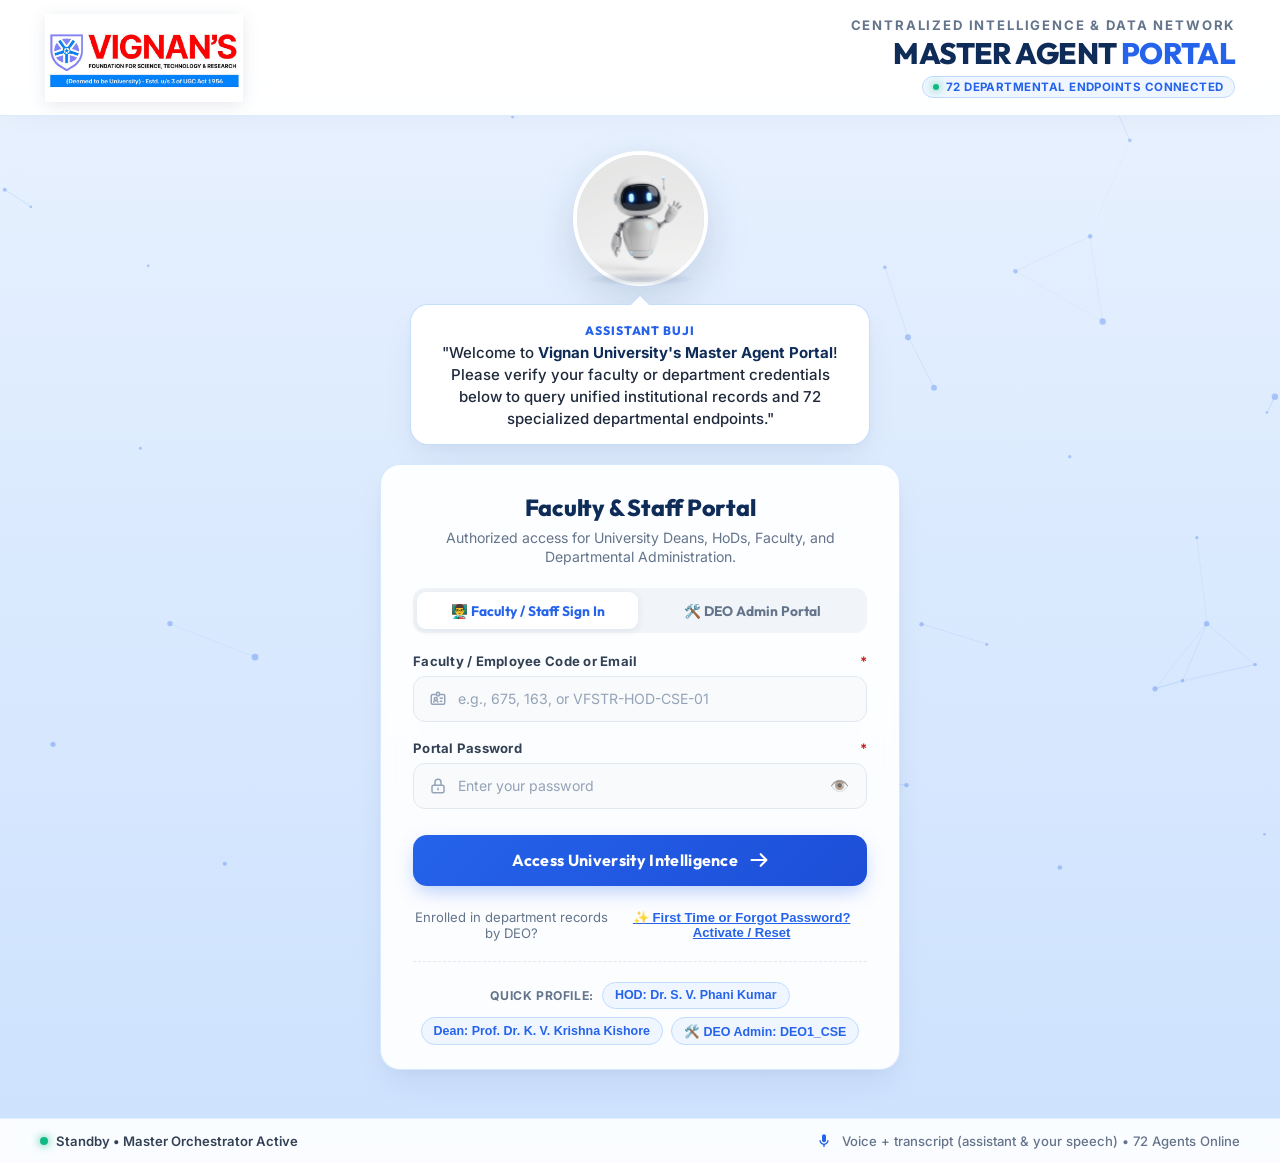
<file: public/index.html>
<!DOCTYPE html>
<html lang="en">
<head>
  <meta charset="UTF-8">
  <meta name="viewport" content="width=device-width, initial-scale=1.0">
  <title>Vignan's University — Master Agent Enterprise Portal</title>
  <meta name="description" content="Official Master Agent Orchestration Portal for Vignan's Foundation for Science, Technology & Research — Unified Intelligence & Departmental Data Access.">
  
  <link rel="stylesheet" href="styles/theme.css?v=16">
  <link rel="stylesheet" href="styles/login.css?v=16">
  <link rel="stylesheet" href="styles/chat.css?v=16">
  
  <!-- SheetJS Library for Client-Side Excel / CSV Parsing (Local with CDN Fallback) -->
  <script src="js/xlsx.full.min.js"></script>
  <script>
    if (typeof XLSX === 'undefined') {
      document.write('<script src="https://cdn.jsdelivr.net/npm/xlsx@0.18.5/dist/xlsx.full.min.js"><\\/script>');
    }
  </script>

  <!-- Favicon -->
  <link rel="icon" type="image/jpeg" href="assets/vignan university logo.jiff">
</head>
<body>

  <!-- Interactive Constellation Network Canvas (Symbolizing 40 Connected Departmental Agents) -->
  <canvas id="networkCanvas"></canvas>

  <!-- Top University Branding Header -->
  <header class="vignan-header">
    <div class="header-left">
      <img src="assets/vignan university logo.jiff" alt="Vignan's University Logo" class="university-brand-img">
    </div>
    
    <div class="header-right">
      <div class="cse-subtitle">CENTRALIZED INTELLIGENCE &amp; DATA NETWORK</div>
      <h1 class="event-main-title">MASTER AGENT <span>PORTAL</span></h1>
      <div class="master-badge-tag">
        <span class="pulse-dot"></span>
        72 Departmental Endpoints Connected
      </div>
    </div>
  </header>

  <!-- Main Portal Body -->
  <main class="portal-main">

    <!-- =======================================================================
         VIEW 1: FACULTY & STAFF AUTHENTICATION (Initial View)
         ======================================================================= -->
    <section id="loginSection" class="portal-container">
      
      <!-- Buji 3D Mascot Hero -->
      <div class="mascot-hero-section">
        <div class="mascot-avatar-wrapper">
          <img src="assets/buji.jpg" alt="Buji - University Agentic Assistant" class="mascot-avatar-img" id="bujiAvatar">
          <div class="mascot-shadow"></div>
        </div>

        <div class="buji-speech-bubble" id="bujiSpeechBubble">
          <span class="buji-tag">Assistant Buji</span>
          <p class="buji-message" id="bujiGreetingText">
            "Welcome to <strong>Vignan University's Master Agent Portal</strong>! Please verify your faculty or department credentials below to query unified institutional records and 72 specialized departmental endpoints."
          </p>
        </div>
      </div>

      <!-- Auth Card -->
      <div class="auth-card">
        <div class="auth-card-header">
          <h2 class="auth-title">Faculty &amp; Staff Portal</h2>
          <p class="auth-desc">Authorized access for University Deans, HoDs, Faculty, and Departmental Administration.</p>
        </div>

        <!-- Mode Toggle Tabs (Faculty vs DEO Admin) -->
        <div class="auth-mode-tabs">
          <button type="button" class="auth-tab-btn active" id="tabBtnFaculty">👨‍🏫 Faculty / Staff Sign In</button>
          <button type="button" class="auth-tab-btn" id="tabBtnDeo">🛠️ DEO Admin Portal</button>
        </div>

        <!-- Live Status / Feedback Alert Banner -->
        <div id="authAlert" class="auth-alert-banner" style="display: none;"></div>

        <!-- 1. Faculty / Staff Sign In Form -->
        <form id="signInForm" class="auth-form" autocomplete="off">
          <!-- Employee ID / Faculty ID or Email -->
          <div class="form-group">
            <label for="loginEmployeeCode" class="form-label">
              Faculty / Employee Code or Email <span class="required-star">*</span>
            </label>
            <div class="input-wrapper">
              <svg class="input-icon" xmlns="http://www.w3.org/2000/svg" fill="none" viewBox="0 0 24 24" stroke="currentColor">
                <path stroke-linecap="round" stroke-linejoin="round" stroke-width="2" d="M10 6H5a2 2 0 00-2 2v9a2 2 0 002 2h14a2 2 0 002-2V8a2 2 0 00-2-2h-5m-4 0V5a2 2 0 114 0v1m-4 0a2 2 0 104 0m-5 8a2 2 0 100-4 2 2 0 000 4zm0 0c1.306 0 2.417.835 2.83 2M9 14a3.001 3.001 0 00-2.83 2M15 11h3m-3 4h2" />
              </svg>
              <input type="text" id="loginEmployeeCode" class="form-input" placeholder="e.g., 675, 163, or VFSTR-HOD-CSE-01" required>
            </div>
          </div>

          <!-- Password -->
          <div class="form-group">
            <label for="loginPassword" class="form-label">
              Portal Password <span class="required-star">*</span>
            </label>
            <div class="input-wrapper">
              <svg class="input-icon" xmlns="http://www.w3.org/2000/svg" fill="none" viewBox="0 0 24 24" stroke="currentColor">
                <path stroke-linecap="round" stroke-linejoin="round" stroke-width="2" d="M12 15v2m-6 4h12a2 2 0 002-2v-6a2 2 0 00-2-2H6a2 2 0 00-2 2v6a2 2 0 002 2zm10-10V7a4 4 0 00-8 0v4h8z" />
              </svg>
              <input type="password" id="loginPassword" class="form-input" placeholder="Enter your password" required>
              <button type="button" class="btn-toggle-pwd" id="toggleLoginPwd" title="Show / Hide Password">
                👁️
              </button>
            </div>
          </div>

          <!-- Submit CTA -->
          <button type="submit" class="btn-submit-portal" id="submitLoginBtn">
            <span>Access University Intelligence</span>
            <svg xmlns="http://www.w3.org/2000/svg" fill="none" viewBox="0 0 24 24" stroke="currentColor">
              <path stroke-linecap="round" stroke-linejoin="round" stroke-width="2.5" d="M14 5l7 7m0 0l-7 7m7-7H3" />
            </svg>
          </button>

          <div class="auth-switch-text">
            <span>Enrolled in department records by DEO?</span>
            <button type="button" class="auth-switch-link" id="linkToActivate">✨ First Time or Forgot Password? Activate / Reset</button>
          </div>
        </form>

        <!-- 2. Faculty First-Time Activation & Password Reset Form (Initially Hidden) -->
        <form id="facultyActivateForm" class="auth-form" autocomplete="off" style="display: none;">
          <div class="auth-form-subheading">
            <h3 style="font-size: 1.05rem; font-weight: 700; color: #0F2C59; margin-bottom: 0.2rem;">Faculty Activation &amp; Password Reset</h3>
            <p style="font-size: 0.8rem; color: #64748B; margin-bottom: 0.9rem;">Verify your official DEO enrollment and 6-digit DEO Security Token to create or reset your password.</p>
          </div>

          <!-- Step 1: Employee ID -->
          <div class="form-group">
            <label for="activateEmpCode" class="form-label">
              Faculty / Employee ID <span class="required-star">*</span>
            </label>
            <div class="input-wrapper">
              <svg class="input-icon" xmlns="http://www.w3.org/2000/svg" fill="none" viewBox="0 0 24 24" stroke="currentColor">
                <path stroke-linecap="round" stroke-linejoin="round" stroke-width="2" d="M10 6H5a2 2 0 00-2 2v9a2 2 0 002 2h14a2 2 0 002-2V8a2 2 0 00-2-2h-5m-4 0V5a2 2 0 114 0v1m-4 0a2 2 0 104 0m-5 8a2 2 0 100-4 2 2 0 000 4zm0 0c1.306 0 2.417.835 2.83 2M9 14a3.001 3.001 0 00-2.83 2M15 11h3m-3 4h2" />
              </svg>
              <input type="text" id="activateEmpCode" class="form-input" placeholder="e.g., 675, 163, 714, or 2345" required>
            </div>
          </div>

          <!-- Step 1: Official Name -->
          <div class="form-group">
            <label for="activateFullName" class="form-label">
              Official Full Name <span class="required-star">*</span>
            </label>
            <div class="input-wrapper">
              <svg class="input-icon" xmlns="http://www.w3.org/2000/svg" fill="none" viewBox="0 0 24 24" stroke="currentColor">
                <path stroke-linecap="round" stroke-linejoin="round" stroke-width="2" d="M16 7a4 4 0 11-8 0 4 4 0 018 0zM12 14a7 7 0 00-7 7h14a7 7 0 00-7-7z" />
              </svg>
              <input type="text" id="activateFullName" class="form-input" placeholder="e.g., Dr. S V Phani Kumar" required>
            </div>
          </div>

          <!-- Step 1: DEO Security Token -->
          <div class="form-group">
            <label for="activateDeoToken" class="form-label">
              DEO Security Token <span class="required-star">*</span>
            </label>
            <div class="input-wrapper">
              <svg class="input-icon" xmlns="http://www.w3.org/2000/svg" fill="none" viewBox="0 0 24 24" stroke="currentColor">
                <path stroke-linecap="round" stroke-linejoin="round" stroke-width="2" d="M15 7a2 2 0 012 2m4 0a6 6 0 01-7.743 5.743L11 17H9v2H7v2H4a1 1 0 01-1-1v-2.586a1 1 0 01.293-.707l5.964-5.964A6 6 0 1121 9z" />
              </svg>
              <input type="text" id="activateDeoToken" class="form-input" placeholder="6-digit token from DEO, e.g., 804113" maxlength="10" required>
            </div>
            <small style="color: #64748B; font-size: 0.75rem; margin-top: 0.25rem; display: block;">Issued by Department DEO for identity verification &amp; password reset.</small>
          </div>

          <button type="button" class="btn-submit-portal" id="btnVerifyFaculty" style="background:#0284C7;margin-bottom:0.8rem;">
            <span>Verify Identity &amp; DEO Token</span>
            <svg xmlns="http://www.w3.org/2000/svg" fill="none" viewBox="0 0 24 24" stroke="currentColor">
              <path stroke-linecap="round" stroke-linejoin="round" stroke-width="2.5" d="M9 12l2 2 4-4m6 2a9 9 0 11-18 0 9 9 0 0118 0z" />
            </svg>
          </button>

          <!-- Step 2: Unlocked upon Identity Verification -->
          <div id="activatePasswordArea" style="display: none; border-top: 1px dashed #CBD5E1; padding-top: 1rem; margin-top: 0.5rem;">
            <div class="verified-identity-box" id="verifiedIdentityBox">
              <span class="badge-dot green"></span>
              <span id="verifiedFacultyDetails"><strong>Identity Confirmed:</strong> Ready to set password</span>
            </div>

            <div class="form-group" style="margin-top: 0.8rem;">
              <label for="activateNewPassword" class="form-label">
                Create Portal Password (min 4 characters) <span class="required-star">*</span>
              </label>
              <div class="input-wrapper">
                <svg class="input-icon" xmlns="http://www.w3.org/2000/svg" fill="none" viewBox="0 0 24 24" stroke="currentColor">
                  <path stroke-linecap="round" stroke-linejoin="round" stroke-width="2" d="M12 15v2m-6 4h12a2 2 0 002-2v-6a2 2 0 00-2-2H6a2 2 0 00-2 2v6a2 2 0 002 2zm10-10V7a4 4 0 00-8 0v4h8z" />
                </svg>
                <input type="password" id="activateNewPassword" class="form-input" placeholder="Create your portal password" minlength="4">
              </div>
            </div>

            <div class="form-group">
              <label for="activateConfirmPassword" class="form-label">
                Confirm Password <span class="required-star">*</span>
              </label>
              <div class="input-wrapper">
                <svg class="input-icon" xmlns="http://www.w3.org/2000/svg" fill="none" viewBox="0 0 24 24" stroke="currentColor">
                  <path stroke-linecap="round" stroke-linejoin="round" stroke-width="2" d="M5 13l4 4L19 7" />
                </svg>
                <input type="password" id="activateConfirmPassword" class="form-input" placeholder="Re-enter your password">
              </div>
            </div>

            <button type="submit" class="btn-submit-portal" id="btnSubmitActivation">
              <span>Complete Activation &amp; Enter Portal</span>
              <svg xmlns="http://www.w3.org/2000/svg" fill="none" viewBox="0 0 24 24" stroke="currentColor">
                <path stroke-linecap="round" stroke-linejoin="round" stroke-width="2.5" d="M14 5l7 7m0 0l-7 7m7-7H3" />
              </svg>
            </button>
          </div>

          <div class="auth-switch-text">
            <span>Already activated your account?</span>
            <button type="button" class="auth-switch-link" id="linkBackToSignIn">← Return to Faculty Sign In</button>
          </div>
        </form>

        <!-- 3. DEO Admin Portal Form (Initially Hidden) -->
        <form id="deoLoginForm" class="auth-form" autocomplete="off" style="display: none;">
          <div class="auth-form-subheading">
            <h3 style="font-size: 1.05rem; font-weight: 700; color: #0F2C59; margin-bottom: 0.2rem;">Department Data Entry Operator (DEO)</h3>
            <p style="font-size: 0.8rem; color: #64748B; margin-bottom: 0.9rem;">Administrative credential provisioning &amp; faculty roster management for CSE Department.</p>
          </div>

          <!-- Operator Code -->
          <div class="form-group">
            <label for="deoOperatorCode" class="form-label">
              DEO Operator ID <span class="required-star">*</span>
            </label>
            <div class="input-wrapper">
              <svg class="input-icon" xmlns="http://www.w3.org/2000/svg" fill="none" viewBox="0 0 24 24" stroke="currentColor">
                <path stroke-linecap="round" stroke-linejoin="round" stroke-width="2" d="M9 12l2 2 4-4m5.618-4.016A11.955 11.955 0 0112 2.944a11.955 11.955 0 01-8.618 3.04A12.02 12.02 0 003 9c0 5.591 3.824 10.29 9 11.622 5.176-1.332 9-6.03 9-11.622 0-1.042-.133-2.052-.382-3.016z" />
              </svg>
              <input type="text" id="deoOperatorCode" class="form-input" value="DEO1_CSE" placeholder="e.g., DEO1_CSE" required>
            </div>
          </div>

          <!-- Operator Password -->
          <div class="form-group">
            <label for="deoOperatorPassword" class="form-label">
              DEO Security Password <span class="required-star">*</span>
            </label>
            <div class="input-wrapper">
              <svg class="input-icon" xmlns="http://www.w3.org/2000/svg" fill="none" viewBox="0 0 24 24" stroke="currentColor">
                <path stroke-linecap="round" stroke-linejoin="round" stroke-width="2" d="M12 15v2m-6 4h12a2 2 0 002-2v-6a2 2 0 00-2-2H6a2 2 0 00-2 2v6a2 2 0 002 2zm10-10V7a4 4 0 00-8 0v4h8z" />
              </svg>
              <input type="password" id="deoOperatorPassword" class="form-input" value="DEO_password" placeholder="Enter DEO password" required>
              <button type="button" class="btn-toggle-pwd" id="toggleDeoPwd" title="Show / Hide Password">
                👁️
              </button>
            </div>
          </div>

          <!-- Submit CTA -->
          <button type="submit" class="btn-submit-portal" id="submitDeoBtn" style="background:#4338CA;">
            <span>Access DEO Management Console</span>
            <svg xmlns="http://www.w3.org/2000/svg" fill="none" viewBox="0 0 24 24" stroke="currentColor">
              <path stroke-linecap="round" stroke-linejoin="round" stroke-width="2.5" d="M14 5l7 7m0 0l-7 7m7-7H3" />
            </svg>
          </button>

          <div class="deo-demo-hint">
            <span>🔐 Authorized Operator Credentials:</span>
            <code>DEO1_CSE</code> &bull; <code>DEO_password</code>
          </div>
        </form>

        <!-- Quick Demo Chips for Faculty & Staff -->
        <div class="quick-demo-section" id="quickDemoSection">
          <span class="quick-demo-label">Quick Profile:</span>
          <button type="button" class="demo-chip-btn" id="quickHodBtn">HOD: Dr. S. V. Phani Kumar</button>
          <button type="button" class="demo-chip-btn" id="quickDeanBtn">Dean: Prof. Dr. K. V. Krishna Kishore</button>
          <button type="button" class="demo-chip-btn" id="quickDeoBtn">🛠️ DEO Admin: DEO1_CSE</button>
        </div>
      </div>
    </section>

    <!-- =======================================================================
         VIEW: DEO FACULTY MANAGEMENT CONSOLE
         ======================================================================= -->
    <section id="deoSection" class="deo-view-container" style="display: none;">
      <!-- Top DEO Navigation Bar -->
      <div class="deo-nav-bar">
        <div class="deo-nav-left">
          <div class="deo-brand-badge">
            <span class="deo-brand-icon">🛡️</span>
            <div>
              <h2 class="deo-brand-title">DEO Roster &amp; Credential Administration</h2>
              <p class="deo-brand-sub">Department of Computer Science &amp; Engineering &bull; VFSTR</p>
            </div>
          </div>
        </div>
        <div class="deo-nav-right">
          <span class="deo-operator-pill">Operator: <strong id="deoOperatorDisplay">DEO1_CSE</strong></span>
          <button type="button" class="btn-deo-switch-chambers" id="btnDeoToChambers">
            💬 Open Master Agent Chambers ➜
          </button>
          <button type="button" class="btn-deo-logout" id="btnDeoLogout">
            🚪 Sign Out
          </button>
        </div>
      </div>

      <!-- Metric Telemetry Cards -->
      <div class="deo-stats-grid">
        <div class="deo-stat-card">
          <span class="deo-stat-label">Total Faculty in CSE Roster</span>
          <span class="deo-stat-value" id="deoStatTotal">157</span>
          <span class="deo-stat-sub">Official Department Directory</span>
        </div>
        <div class="deo-stat-card green">
          <span class="deo-stat-label">Activated Accounts</span>
          <span class="deo-stat-value" id="deoStatActivated">12</span>
          <span class="deo-stat-sub">Password Set &bull; Ready to Login</span>
        </div>
        <div class="deo-stat-card amber">
          <span class="deo-stat-label">Pending First-Time Activation</span>
          <span class="deo-stat-value" id="deoStatPending">145</span>
          <span class="deo-stat-sub">Enrolled by DEO &bull; Password Awaited</span>
        </div>
        <div class="deo-stat-card">
          <span class="deo-stat-label">Department Governance</span>
          <span class="deo-stat-value" style="font-size:1.1rem;margin-top:0.35rem;">NAAC A+ &bull; NBA Tier-1</span>
          <span class="deo-stat-sub">Autonomous Verification Protocol</span>
        </div>
      </div>

      <!-- Faculty Table Container -->
      <div class="deo-roster-container">
        <div class="deo-roster-toolbar">
          <div class="deo-search-wrapper">
            <input type="text" id="deoFacultySearch" class="deo-search-input" placeholder="🔍 Search faculty by name, employee ID, designation, email, or phone...">
          </div>
          <div class="deo-filter-actions">
            <select id="deoStatusFilter" class="deo-filter-select">
              <option value="all">All Faculty (All Statuses)</option>
              <option value="pending_setup">⏳ Pending Activation Only</option>
              <option value="activated">✅ Activated Only</option>
            </select>
            <button type="button" class="btn-deo-add-faculty" id="btnOpenAddFacultyModal">
              ➕ Enroll Faculty
            </button>
            <button type="button" class="btn-deo-excel-import" id="btnOpenExcelModal">
              📁 Bulk Excel Import
            </button>
          </div>
        </div>

        <!-- Table View -->
        <div class="deo-table-wrapper">
          <table class="deo-faculty-table">
            <thead>
              <tr>
                <th>Emp ID</th>
                <th>Faculty Name</th>
                <th>Designation</th>
                <th>Official Email / Phone</th>
                <th>Security Token</th>
                <th>Account Status</th>
                <th>Actions</th>
              </tr>
            </thead>
            <tbody id="deoFacultyTableBody">
              <!-- Populated dynamically via JS -->
            </tbody>
          </table>
        </div>
      </div>

      <!-- Modal: Add New Faculty Member -->
      <div id="deoAddFacultyModal" class="deo-modal-backdrop" style="display: none;">
        <div class="deo-modal-card">
          <div class="deo-modal-header">
            <div>
              <h3 class="deo-modal-title">Enroll New Faculty Member</h3>
              <p class="deo-modal-sub">Add authorized faculty to the CSE department registry. Faculty will then self-activate their password.</p>
            </div>
            <button type="button" class="btn-deo-modal-close" id="btnCloseAddFacultyModal">✕</button>
          </div>
          <form id="deoAddFacultyForm" class="deo-modal-form" autocomplete="off">
            <div class="form-row">
              <div class="form-group">
                <label for="newFacEmpId" class="form-label">Employee ID / Code <span class="required-star">*</span></label>
                <input type="text" id="newFacEmpId" class="form-input" placeholder="e.g., 2345 or VFSTR-CSE-158" required>
              </div>
              <div class="form-group">
                <label for="newFacDesignation" class="form-label">Designation <span class="required-star">*</span></label>
                <select id="newFacDesignation" class="form-select">
                  <option value="Assistant Professor" selected>Assistant Professor</option>
                  <option value="Associate Professor">Associate Professor</option>
                  <option value="Professor">Professor</option>
                  <option value="Senior Professor">Senior Professor</option>
                  <option value="Head of Department (HoD)">Head of Department (HoD)</option>
                  <option value="Deputy HoD">Deputy HoD</option>
                  <option value="Lab Instructor / Technician">Lab Instructor / Technician</option>
                </select>
              </div>
            </div>
            <div class="form-group">
              <label for="newFacName" class="form-label">Full Faculty Name <span class="required-star">*</span></label>
              <input type="text" id="newFacName" class="form-input" placeholder="e.g., Dr. A. Srinivas Rao" required>
            </div>
            <div class="form-row">
              <div class="form-group">
                <label for="newFacEmail" class="form-label">Official Email</label>
                <input type="email" id="newFacEmail" class="form-input" placeholder="e.g., asrao@vignan.ac.in">
              </div>
              <div class="form-group">
                <label for="newFacPhone" class="form-label">Phone Number</label>
                <input type="text" id="newFacPhone" class="form-input" placeholder="e.g., 9876543210">
              </div>
            </div>
            <div class="form-group">
              <label for="newFacDept" class="form-label">Department</label>
              <input type="text" id="newFacDept" class="form-input" value="Computer Science & Engineering" readonly>
            </div>
            <div class="deo-modal-actions">
              <button type="button" class="btn-deo-cancel" id="btnCancelAddFacultyModal">Cancel</button>
              <button type="submit" class="btn-deo-save" id="btnSaveFaculty">Enroll Faculty Member ➜</button>
            </div>
          </form>
        </div>
      </div>

      <!-- Modal: Confirm Password Reset & Regenerate Token -->
      <div id="deoTokenConfirmModal" class="deo-modal-backdrop" style="display: none;">
        <div class="deo-modal-card" style="max-width: 480px;">
          <div class="deo-modal-header" style="border-bottom: 1px solid #FEE2E2;">
            <div>
              <h3 class="deo-modal-title" style="color: #B91C1C;">⚠️ Confirm Password Reset &amp; Token Re-issue</h3>
              <p class="deo-modal-sub">Security verification for faculty credential reset.</p>
            </div>
            <button type="button" class="btn-deo-modal-close" id="btnCloseTokenConfirmModal">✕</button>
          </div>
          <div style="padding: 1.25rem 1.5rem;">
            <p style="font-size: 0.88rem; color: #334155; margin-bottom: 1rem; line-height: 1.5;">
              Are you sure you want to re-issue a security token for this faculty member?
            </p>
            <div style="background: #F8FAFC; border: 1px solid #E2E8F0; border-radius: 8px; padding: 0.85rem 1rem; margin-bottom: 1rem;">
              <div style="font-size: 0.85rem; color: #64748B; margin-bottom: 0.25rem;">Employee ID: <strong id="confirmEmpId" style="color: #0F172A; font-family: monospace;">-</strong></div>
              <div style="font-size: 0.95rem; color: #0F2C59; font-weight: 700;" id="confirmFacultyName">-</div>
              <div style="font-size: 0.8rem; color: #059669; margin-top: 0.25rem;" id="confirmStatusText">Status: Currently Activated</div>
            </div>
            <div style="background: #FEF2F2; border-left: 3px solid #EF4444; padding: 0.65rem 0.85rem; border-radius: 4px; font-size: 0.8rem; color: #991B1B; margin-bottom: 1.25rem;">
              <strong>Notice:</strong> If this faculty member already has an active password, it will be reset. They will need to use this new 6-digit token to set a fresh password.
            </div>
            <div class="deo-modal-actions" style="justify-content: flex-end; gap: 0.75rem;">
              <button type="button" class="btn-deo-cancel" id="btnCancelRegenToken">Keep Current Password</button>
              <button type="button" class="btn-deo-save" id="btnConfirmRegenToken" style="background: #DC2626;">Yes, Re-issue New Token</button>
            </div>
          </div>
        </div>
      </div>

      <!-- Modal: Token Display & Copy Modal -->
      <div id="deoTokenSuccessModal" class="deo-modal-backdrop" style="display: none;">
        <div class="deo-modal-card" style="max-width: 440px; text-align: center;">
          <div style="padding: 1.5rem;">
            <div style="font-size: 2.2rem; margin-bottom: 0.5rem;">🔑</div>
            <h3 style="font-size: 1.15rem; font-weight: 700; color: #0F2C59; margin-bottom: 0.35rem;">Security Token Ready</h3>
            <p style="font-size: 0.82rem; color: #64748B; margin-bottom: 1rem;" id="tokenSuccessFaculty">-</p>
            
            <div style="background: #EFF6FF; border: 2px dashed #3B82F6; border-radius: 10px; padding: 1rem; margin-bottom: 1rem;">
              <span style="font-size: 0.75rem; text-transform: uppercase; letter-spacing: 0.05em; color: #2563EB; font-weight: 700; display: block; margin-bottom: 0.25rem;">Official 6-Digit DEO Token</span>
              <div style="font-size: 1.9rem; font-weight: 800; color: #1E3A8A; letter-spacing: 0.15em; font-family: monospace;" id="tokenSuccessCode">000000</div>
            </div>

            <p style="font-size: 0.78rem; color: #64748B; margin-bottom: 1.25rem;">Share this 6-digit token with the faculty member to activate or reset their portal password.</p>

            <div style="display: flex; gap: 0.6rem; justify-content: center;">
              <button type="button" class="btn-submit-portal" id="btnCopySuccessToken" style="background: #0284C7; padding: 0.55rem 1.2rem; font-size: 0.85rem;">
                📋 Copy Token
              </button>
              <button type="button" class="btn-deo-cancel" id="btnCloseSuccessTokenModal">
                Done
              </button>
            </div>
          </div>
      <!-- Modal: Bulk Faculty Import via Excel / CSV -->
      <div id="deoExcelImportModal" class="deo-modal-backdrop" style="display: none;">
        <div class="deo-modal-card" style="max-width: 680px;">
          <div class="deo-modal-header" style="border-bottom: 1px solid #E2E8F0;">
            <div>
              <h3 class="deo-modal-title" style="color: #065F46;">📁 Bulk Faculty Import (Excel / CSV)</h3>
              <p class="deo-modal-sub">Upload department spreadsheet to enroll multiple faculty members in batch.</p>
            </div>
            <button type="button" class="btn-deo-modal-close" id="btnCloseExcelModal">✕</button>
          </div>

          <div style="padding: 1.25rem 1.5rem;">
            <!-- Helper Header: Template & Format -->
            <div style="display:flex; justify-content:space-between; align-items:center; background:#F0FDF4; border:1px solid #BBF7D0; padding:0.75rem 1rem; border-radius:8px; margin-bottom:1.25rem;">
              <div>
                <strong style="font-size:0.82rem; color:#166534; display:block;">Supported Formats: .xlsx, .xls, .csv</strong>
                <span style="font-size:0.75rem; color:#4B5563;">Recognizes official columns: Emp ID, Faculty Name, Designation, Mobile</span>
              </div>
              <button type="button" class="btn-download-template" id="btnDownloadExcelTemplate" title="Download sample template spreadsheet">
                📥 Sample Template
              </button>
            </div>

            <!-- Drag & Drop Zone -->
            <div class="deo-excel-dropzone" id="deoExcelDropZone">
              <input type="file" id="deoExcelFileInput" accept=".xlsx, .xls, .csv" />
              <div style="font-size: 2.2rem; margin-bottom: 0.35rem;">📊</div>
              <p style="font-weight: 700; color: #1E293B; font-size: 0.92rem; margin-bottom: 0.25rem;">
                Click to browse or drag &amp; drop your Excel / CSV file here
              </p>
              <span style="font-size: 0.78rem; color: #64748B;">Supports official VFSTR department faculty list format</span>
            </div>

            <!-- Live Parsing Preview -->
            <div id="deoExcelPreviewContainer" style="display: none; margin-top: 1rem;">
              <div style="display: flex; justify-content: space-between; align-items: center; margin-bottom: 0.5rem;">
                <span style="font-size: 0.84rem; font-weight: 700; color: #0F172A;" id="deoPreviewFileName">Sheet Preview</span>
                <span style="font-size: 0.76rem; color: #059669; font-weight: 700;" id="deoPreviewSummary">0 Records</span>
              </div>

              <div class="deo-excel-preview-box">
                <table class="deo-excel-preview-table">
                  <thead>
                    <tr>
                      <th>#</th>
                      <th>Emp ID</th>
                      <th>Faculty Name</th>
                      <th>Designation</th>
                      <th>Mobile</th>
                      <th>Status</th>
                    </tr>
                  </thead>
                  <tbody id="deoExcelPreviewBody">
                    <!-- Populated dynamically -->
                  </tbody>
                </table>
              </div>
            </div>

            <!-- Modal Action Footer -->
            <div class="deo-modal-actions" style="margin-top: 1.25rem; justify-content: flex-end; gap: 0.75rem;">
              <button type="button" class="btn-deo-cancel" id="btnCancelExcelModal">Cancel</button>
              <button type="button" class="btn-deo-save" id="btnProcessExcelImport" style="background:#059669;" disabled>
                Enroll Faculty Members ➜
              </button>
            </div>
          </div>
        </div>
      </div>
    </section>

    <!-- =======================================================================
         VIEW 2: UNIVERSITY INTELLIGENCE CHAMBERS (4 Official Groups)
         ======================================================================= -->
    <section id="chamberSection" class="chamber-view">
      <div class="chamber-header">
        <div style="display:flex; justify-content:space-between; align-items:center; width:100%; margin-bottom: 0.5rem;">
          <div class="buji-tag" id="userWelcomeBadge">Welcome to Vignan Agent Network</div>
          <button type="button" id="btnChamberReturnDeo" class="btn-back-nav" style="display: none; padding: 0.35rem 0.8rem; font-size: 0.78rem;">
            🛡️ Switch to DEO Console
          </button>
        </div>
        <h2 class="chamber-title">Select an Agent Chamber</h2>
        <p class="chamber-subtitle">Choose a category to enter a scoped chatbot or use the Master Agent for composite multi-agent queries.</p>
      </div>

      <div class="chamber-grid">
        <!-- Omnipresent Global Master Agent Card -->
        <div class="chamber-card global-master-card" id="cardGlobalMaster" data-scope="global">
          <span class="chamber-badge">✦ Recommended for University Staff &amp; Leadership</span>
          <h3 class="chamber-card-title">Unified Master Agent (All 72 Agents Hub)</h3>
          <p class="chamber-card-desc">
            Autonomous multi-agent coordinator. Decomposes cross-cutting university queries, dispatches in parallel across the Groq Key Pool (round-robin), and synthesizes consolidated institutional intelligence from all 72 endpoints.
          </p>
          <div class="chamber-subparts-list">
            <span class="subpart-pill">Cross-Category Synthesis</span>
            <span class="subpart-pill">Parallel Groq Key Dispatch</span>
            <span class="subpart-pill">All 72 Specialized Agents</span>
            <span class="subpart-pill">14 Sub-Categories</span>
          </div>
          <div class="chamber-enter-btn">
            <span>Launch Master Orchestrator Chatbot</span> ➜
          </div>
        </div>

        <!-- Category 1: Academic Lifecycle & Faculty Governance -->
        <div class="chamber-card" data-category="1" data-title="Academic Lifecycle & Faculty Governance">
          <span class="chamber-badge">Category 1 &bull; 20 Agents</span>
          <h3 class="chamber-card-title">Academic Lifecycle &amp; Faculty Governance</h3>
          <p class="chamber-card-desc">Curriculum standards, syllabus audits, course repositories, timetable optimization, examination management, question paper generation, grading, and faculty workload governance.</p>
          <div class="chamber-subparts-list">
            <span class="subpart-pill">Group 1: Academics (10 Agents)</span>
            <span class="subpart-pill">Group 5: Examinations (6 Agents)</span>
            <span class="subpart-pill">Group 11: Faculty Management (4 Agents)</span>
          </div>
          <div class="chamber-enter-btn">
            <span>Explore Category 1 (20 Endpoints)</span> ➜
          </div>
        </div>

        <!-- Category 2: Student Success, Admissions & Support Services -->
        <div class="chamber-card" data-category="2" data-title="Student Success, Admissions & Support Services">
          <span class="chamber-badge">Category 2 &bull; 23 Agents</span>
          <h3 class="chamber-card-title">Student Success, Admissions &amp; Support Services</h3>
          <p class="chamber-card-desc">The complete student journey: enquiry admissions, biometric attendance monitoring, academic risk forecasting, fee management, scholarships, student affairs, and 24/7 helpdesk.</p>
          <div class="chamber-subparts-list">
            <span class="subpart-pill">Group 2: Attendance &amp; Performance (6)</span>
            <span class="subpart-pill">Group 6: Admissions (4)</span>
            <span class="subpart-pill">Group 7: Fee &amp; Finance (4)</span>
            <span class="subpart-pill">Group 8: Student Affairs (5)</span>
            <span class="subpart-pill">Group 13: Student Support (4)</span>
          </div>
          <div class="chamber-enter-btn">
            <span>Explore Category 2 (23 Endpoints)</span> ➜
          </div>
        </div>

        <!-- Category 3: Research, Industry Partnerships & Career Placements -->
        <div class="chamber-card" data-category="3" data-title="Research, Industry Partnerships & Career Placements">
          <span class="chamber-badge">Category 3 &bull; 17 Agents</span>
          <h3 class="chamber-card-title">Research, Industry &amp; Career Placements</h3>
          <p class="chamber-card-desc">University innovation ecosystem: Scopus/WoS publication monitoring, journal quartile verification (Q1-Q4), grant funding calls, patents, corporate MoUs, internships, and campus placements.</p>
          <div class="chamber-subparts-list">
            <span class="subpart-pill">Group 3: Research Agents (9)</span>
            <span class="subpart-pill">Group 4: Extension &amp; Outreach (4)</span>
            <span class="subpart-pill">Group 9: Placement &amp; Careers (4)</span>
          </div>
          <div class="chamber-enter-btn">
            <span>Explore Category 3 (17 Endpoints)</span> ➜
          </div>
        </div>

        <!-- Category 4: Institutional Strategy, IQAC & Analytics Intelligence -->
        <div class="chamber-card" data-category="4" data-title="Institutional Strategy, IQAC & Analytics Intelligence">
          <span class="chamber-badge">Category 4 &bull; 12 Agents</span>
          <h3 class="chamber-card-title">Institutional Strategy, IQAC &amp; Analytics</h3>
          <p class="chamber-card-desc">Executive decision support: statutory university policies, regulatory compliance, circulars, IQAC quality criteria, automated accreditation reporting, and institutional KPI dashboards.</p>
          <div class="chamber-subparts-list">
            <span class="subpart-pill">Group 10: Policies &amp; Governance (5)</span>
            <span class="subpart-pill">Group 12: Documentation &amp; Reporting (3)</span>
            <span class="subpart-pill">Group 14: Advanced &amp; Composite (4)</span>
          </div>
          <div class="chamber-enter-btn">
            <span>Explore Category 4 (12 Endpoints)</span> ➜
          </div>
        </div>
      </div>

      <div style="text-align: center;">
        <button id="btnBackToLogin" class="demo-chip-btn" style="padding: 0.5rem 1.4rem; font-size: 0.88rem;">
          ← Return to Login / Switch User
        </button>
      </div>
    </section>

    <!-- =======================================================================
         VIEW 3: CHATBOT INTERFACE (Matching Reference Image)
         ======================================================================= -->
    <section id="chatSection" class="chat-view-container">
      
      <!-- Top Chat Navigation & Scope Bar -->
      <div class="chat-nav-bar">
        <div class="chat-nav-left">
          <button id="btnBackToChambers" class="btn-back-nav">
            ← Back to Chambers
          </button>
          <div class="chat-scope-badge">
            <div class="chat-scope-icon" id="chatScopeIcon">⚡</div>
            <div class="chat-scope-info">
              <span class="chat-scope-title" id="chatScopeTitle">Unified Master Agent</span>
              <span class="chat-scope-desc" id="chatScopeDesc">All 72 University Hackathon Agents Connected</span>
            </div>
          </div>
        </div>
        
        <div class="chat-nav-right">
          <button id="btnExportSessionReport" class="btn-report-export-nav" title="Download Official Master Agent Executive Report & Audit Dossier">
            📄 Export Report
          </button>
          <button id="btnOpenTraceLogs" class="btn-trace-modal-trigger" title="Inspect Live MongoDB Query Traces & Pipeline Decomposition">
            🔬 Pipeline Audit Trace
          </button>
          <a id="btnOpenDeployment" href="#" target="_blank" class="btn-open-deployment" style="display: none;">
            🌐 Open Deployed App ↗
          </a>
          <div class="chat-tab-toggle" id="chatTabToggle" style="display: none;">
            <button id="tabBtnChat" class="tab-toggle-btn active">💬 Master Chat</button>
            <button id="tabBtnLive" class="tab-toggle-btn">🖥️ Live Webview</button>
          </div>
          <span class="mode-pill global" id="chatModePill">Global Master</span>
        </div>
      </div>

      <!-- Main Chat Card -->
      <div class="chat-main-card" id="chatMainCard">
        
        <!-- Assistant Hero in Chat Header -->
        <div class="chat-buji-hero">
          <img src="assets/buji.jpg" alt="Buji Assistant" class="chat-buji-avatar">
          <div class="chat-buji-meta">
            <h3>Buji &bull; Master Intelligence Orchestrator</h3>
            <p id="chatHeroSubtitle">Ask any university operational query. The orchestrator decomposes complex requests, fans out to relevant agents via Groq keys, and synthesizes one verified answer.</p>
          </div>
        </div>

        <!-- Live Agent Execution Trace Ticker -->
        <div class="agent-trace-ticker" id="agentTraceTicker">
          <span>⚡ Orchestration Pipeline:</span>
          <div class="trace-steps" id="traceStepsContainer">
            <span class="trace-step-chip">● System Ready</span>
            <span class="trace-step-chip">Groq Key Pool: Active (4 Keys)</span>
          </div>
        </div>

        <!-- Messages Area (matching reference screenshot layout) -->
        <div class="chat-messages-scroll" id="chatMessagesScroll">
          <!-- Initial Assistant Message 1 -->
          <div class="message-row assistant">
            <div class="message-header">
              <span class="message-sender">ASSISTANT BUJI</span>
              <span class="message-timestamp">10:30 AM</span>
            </div>
            <div class="message-body">
              <p>Hi, I'm <strong>Buji</strong>, your Vignan University Master Agent assistant. I am connected to all 40 specialized agents across <strong>Academics</strong>, <strong>Attendance &amp; Student Performance</strong>, <strong>Research</strong>, and <strong>Extension &amp; Outreach</strong>.</p>
              <p>How may I assist your department or administrative inquiries today?</p>
            </div>
          </div>
        </div>

        <!-- Quick Query Suggestion Chips -->
        <div class="quick-prompt-chips" id="quickPromptChips">
          <span style="font-size: 0.74rem; font-weight: 700; color: #94A3B8; text-transform: uppercase;">Quick Insights:</span>
          <button class="chip-suggestion-btn" data-query="Show academic regulations for 2nd, 3rd, and 4th years">📜 Regulations: R25 / C24 / C22</button>
          <button class="chip-suggestion-btn" data-query="Show CSE placement summary and Blinkit selections">💼 CSE Placements (Blinkit 4.2 LPA)</button>
          <button class="chip-suggestion-btn" data-query="Show multi offer students and highest packages">🌟 Multi-Offer Achievers</button>
          <button class="chip-suggestion-btn" data-query="Show faculty directory">👨‍🏫 CSE Faculty Directory</button>
          <button class="chip-suggestion-btn" data-query="Show timetable for 2nd year sec 1">📅 2nd Year Sec 1 Timetable</button>
          <button class="chip-suggestion-btn" data-query="Show 3rd year CGPA statistics and toppers">🏆 3rd Year CGPA &amp; Toppers</button>
          <button class="chip-suggestion-btn" data-query="What is the timetable and classroom of 251FA04024">🎓 Student Schedule: 251FA04024</button>
        </div>

        <!-- Chat Prompt Input Bar (matching screenshot) -->
        <div class="chat-input-area">
          <div class="chat-input-wrapper">
            <input type="text" id="chatPromptInput" class="chat-prompt-input" placeholder="Ask a question for the university agents (e.g., timetable, research grants, attendance analysis)...">
          </div>
          <button id="btnVoiceInput" class="btn-voice-input" title="Speak to Buji (Voice Input)" type="button">
            <svg id="micIconNormal" xmlns="http://www.w3.org/2000/svg" viewBox="0 0 24 24" fill="currentColor">
              <path d="M12 14c1.66 0 3-1.34 3-3V5c0-1.66-1.34-3-3-3S9 3.34 9 5v6c0 1.66 1.34 3 3 3z"/>
              <path d="M17 11c0 2.76-2.24 5-5 5s-5-2.24-5-5H5c0 3.53 2.61 6.43 6 6.92V21h2v-3.08c3.39-.49 6-3.39 6-6.92h-2z"/>
            </svg>
            <div id="micWaveAnim" class="mic-wave-container" style="display: none;">
              <span class="mic-wave-bar"></span>
              <span class="mic-wave-bar"></span>
              <span class="mic-wave-bar"></span>
            </div>
          </button>
          <button id="btnSendChat" class="btn-send-chat" title="Send Query">
            <svg xmlns="http://www.w3.org/2000/svg" viewBox="0 0 24 24" fill="currentColor">
              <path d="M2.01 21L23 12 2.01 3 2 10l15 2-15 2z"/>
            </svg>
          </button>
      </div>

      <!-- Embedded Live App Webview (Toggled via Live Webview button) -->
      <div id="liveAppIframeContainer" class="live-app-iframe-container" style="display: none;">
        <div class="iframe-top-bar">
          <div>
            <span style="color:#64748B;font-size:0.75rem;font-weight:700;">LIVE DEPLOYED AGENT:</span>
            <span class="iframe-url-display" id="iframeUrlDisplay">https://api.vignan.ac.in/...</span>
          </div>
          <div class="iframe-actions">
            <button id="btnSetCustomLink" class="btn-iframe-tool" title="Update or override the deployment URL">✏️ Edit URL</button>
            <a id="btnIframePopout" href="#" target="_blank" class="btn-iframe-tool">↗ Open in New Tab</a>
            <button id="btnIframeClose" class="btn-iframe-tool">✕ Back to Chat</button>
          </div>
        </div>
        <div class="iframe-wrapper">
          <iframe id="liveAppIframe" src="" frameborder="0" sandbox="allow-scripts allow-same-origin allow-forms allow-popups"></iframe>
        </div>
      </div>
    </section>

    <!-- =======================================================================
         INTERACTIVE AGENT DRAWER MODAL (For Sub-Agent Exploration)
         ======================================================================= -->
    <div id="agentDrawerModal" class="agent-drawer-modal">
      <div class="agent-drawer-card">
        <div class="drawer-header">
          <div class="drawer-title-group">
            <h3 id="drawerGroupTitle">Category 1: Academic Lifecycle &amp; Faculty Governance</h3>
            <p id="drawerGroupDesc">Select a specialized hackathon agent to chat directly with its dedicated endpoint, or launch external web application.</p>
          </div>
          <button id="btnCloseDrawer" class="btn-close-drawer">&times;</button>
        </div>

        <!-- Sub-Category Filter Tabs & Search Bar -->
        <div class="drawer-subcat-bar" id="drawerSubcatBar">
          <!-- Dynamically populated with Sub-Category tabs -->
        </div>

        <div class="drawer-search-container">
          <input type="text" id="drawerAgentSearch" placeholder="🔍 Search among sub-agents (e.g., Question Paper, Attendance, Agent 31)..." class="drawer-search-input">
          <span id="drawerAgentCountBadge" class="drawer-count-badge">72 Agents</span>
        </div>

        <div class="drawer-agents-grid" id="drawerAgentsGrid">
          <!-- Populated dynamically via JS from agents.json -->
        </div>
      </div>
    </div>

    <!-- =======================================================================
         PIPELINE AUDIT TRACE MODAL (Live MongoDB Traces & Groq Pool Stats)
         ======================================================================= -->
    <div id="traceModal" class="agent-drawer-modal" style="display: none;">
      <div class="agent-drawer-card trace-modal-card">
        <div class="drawer-header">
          <div class="drawer-title-group">
            <h3 style="display: flex; align-items: center; gap: 0.5rem;">
              <span>🔬</span> Master Agent Pipeline Audit Trail
            </h3>
            <p>Live execution traces recorded in MongoDB (<code>query_logs</code> collection), Groq key pool rotation, and sub-agent dispatch latencies.</p>
          </div>
          <button id="btnCloseTraceModal" class="btn-close-drawer">&times;</button>
        </div>
        
        <div class="trace-pool-stats" id="tracePoolStats">
          <!-- Populated dynamically via JS -->
        </div>

        <div class="trace-logs-list" id="traceLogsList">
          <!-- Populated dynamically via JS -->
        </div>
      </div>
    </div>

    <!-- =======================================================================
         REPORT EXPORT MODAL (Download / Export Master Agent Reports)
         ======================================================================= -->
    <div id="reportExportModal" class="agent-drawer-modal" style="display: none;">
      <div class="agent-drawer-card report-modal-card">
        <div class="drawer-header">
          <div class="drawer-title-group">
            <h3 style="display: flex; align-items: center; gap: 0.5rem;">
              <span>📑</span> Master Agent Executive Report Export
            </h3>
            <p>Generate and download verified executive audit dossiers for university governance, HoD review, and NBA/NAAC compliance committees.</p>
          </div>
          <button id="btnCloseReportModal" class="btn-close-drawer">&times;</button>
        </div>

        <div class="report-modal-body">
          <div class="report-export-scope-selection">
            <label class="report-modal-label">Select Report Scope:</label>
            <div class="report-scope-options">
              <label class="report-scope-option active" id="scopeOptLatest">
                <input type="radio" name="exportScope" value="latest" checked>
                <div class="option-content">
                  <span class="option-title">🎯 Latest Master Agent Report</span>
                  <span class="option-desc">Download the most recent executive analysis, findings, and verified citations.</span>
                </div>
              </label>
              <label class="report-scope-option" id="scopeOptSession">
                <input type="radio" name="exportScope" value="session">
                <div class="option-content">
                  <span class="option-title">📚 Full Session Audit Dossier</span>
                  <span class="option-desc">Consolidate all queries and multi-agent synthesis findings from this session.</span>
                </div>
              </label>
            </div>
          </div>

          <div class="report-export-format-selection">
            <label class="report-modal-label">Choose Export Format:</label>
            <div class="export-format-grid">
              <div class="format-card" data-format="pdf">
                <div class="format-card-icon">🖨️</div>
                <div class="format-card-info">
                  <strong>Official PDF / Printable</strong>
                  <p>Formatted letterhead with official seal, metadata table, and watermark.</p>
                </div>
                <button type="button" class="btn-format-download" data-format="pdf">Print / PDF</button>
              </div>

              <div class="format-card" data-format="markdown">
                <div class="format-card-icon">📝</div>
                <div class="format-card-info">
                  <strong>Markdown (.md)</strong>
                  <p>GitHub-flavored markdown with structured tables and telemetry trace.</p>
                </div>
                <button type="button" class="btn-format-download" data-format="markdown">Download .md</button>
              </div>

              <div class="format-card" data-format="text">
                <div class="format-card-icon">📄</div>
                <div class="format-card-info">
                  <strong>Executive Brief (.txt)</strong>
                  <p>Clean plain text suitable for university circulars and notices.</p>
                </div>
                <button type="button" class="btn-format-download" data-format="text">Download .txt</button>
              </div>

              <div class="format-card" data-format="json">
                <div class="format-card-icon">📦</div>
                <div class="format-card-info">
                  <strong>Audit JSON (.json)</strong>
                  <p>Raw JSON telemetry trace, decomposition data, and key timings.</p>
                </div>
                <button type="button" class="btn-format-download" data-format="json">Download .json</button>
              </div>
            </div>
          </div>
        </div>

        <div class="report-modal-footer">
          <div class="modal-footer-notice">
            <span>🔒 All reports cryptographically timestamped and aligned with NBA Criterion 1–10.</span>
          </div>
          <button type="button" id="btnCancelReportModal" class="demo-chip-btn">Close</button>
        </div>
      </div>
    </div>

  </main>

  <!-- Toast Notification Container -->
  <div id="vignanToastContainer" class="vignan-toast-container"></div>

  <!-- Bottom System Status Bar (matching reference screenshot) -->
  <footer class="portal-footer-bar">
    <div class="footer-left">
      <span class="status-dot"></span>
      <span id="footerStatusText">Standby &bull; Master Orchestrator Active</span>
    </div>
    
    <div class="footer-right">
      <svg xmlns="http://www.w3.org/2000/svg" viewBox="0 0 24 24" fill="currentColor">
        <path d="M12 14c1.66 0 3-1.34 3-3V5c0-1.66-1.34-3-3-3S9 3.34 9 5v6c0 1.66 1.34 3 3 3z"/>
        <path d="M17 11c0 2.76-2.24 5-5 5s-5-2.24-5-5H5c0 3.53 2.61 6.43 6 6.92V21h2v-3.08c3.39-.49 6-3.39 6-6.92h-2z"/>
      </svg>
      <span>Voice + transcript (assistant &amp; your speech) &bull; 72 Agents Online</span>
    </div>
  </footer>

  <script src="js/app.js?v=16"></script>
</body>
</html>
</file>
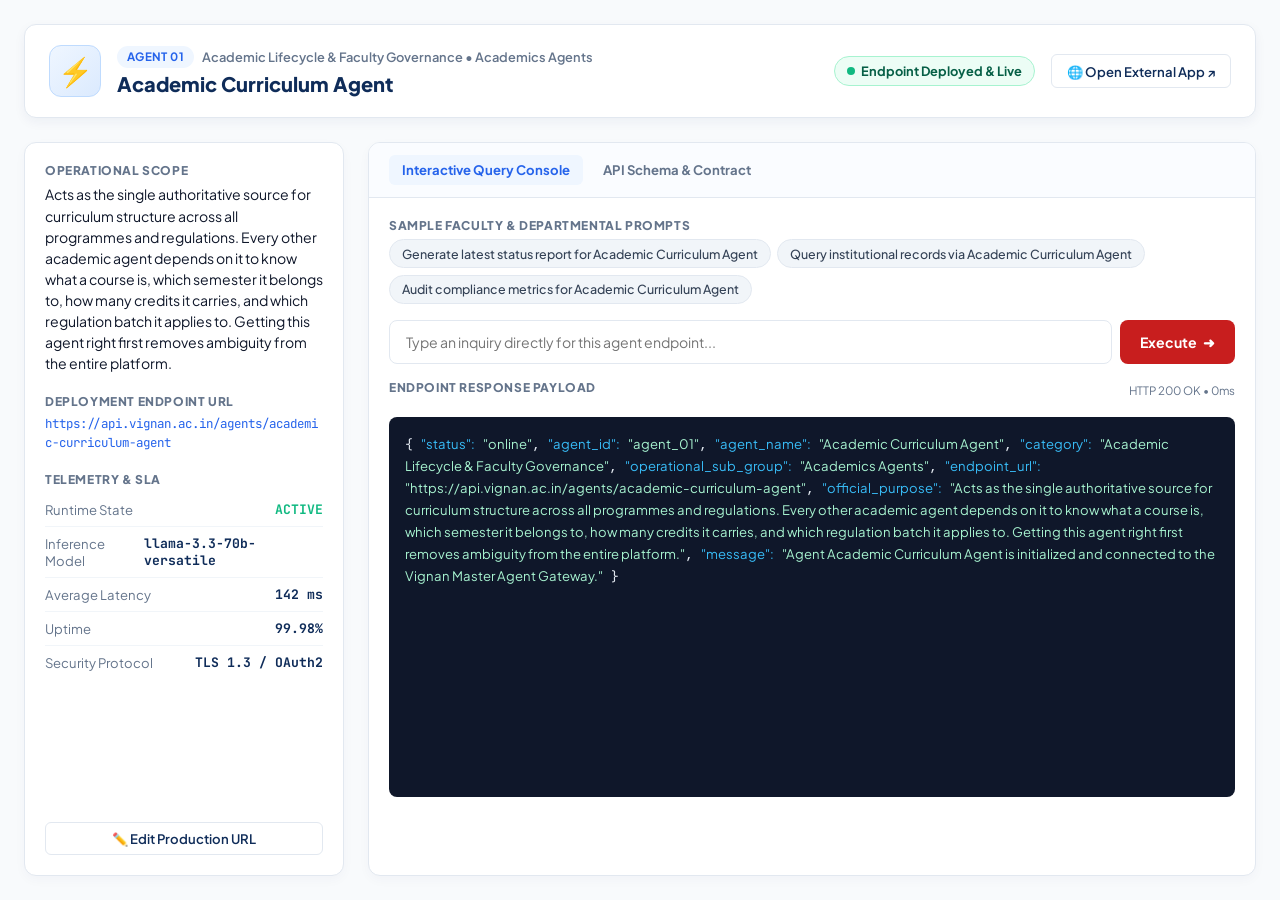
<file: public/agent-live.html>
<!DOCTYPE html>
<html lang="en">
<head>
  <meta charset="UTF-8">
  <meta name="viewport" content="width=device-width, initial-scale=1.0">
  <title>Vignan's University — Agent Live Deployment Interface</title>
  <link rel="preconnect" href="https://fonts.googleapis.com">
  <link rel="preconnect" href="https://fonts.gstatic.com" crossorigin>
  <link href="https://fonts.googleapis.com/css2?family=Plus+Jakarta+Sans:wght@400;500;600;700;800&family=JetBrains+Mono:wght@400;500;600&display=swap" rel="stylesheet">
  <style>
    :root {
      --primary-red: #C81E1E;
      --navy: #0F2C59;
      --navy-dark: #0A192F;
      --sky-bg: #F0F6FF;
      --border-color: #E2E8F0;
      --text-dark: #0F172A;
      --text-muted: #64748B;
      --card-bg: #FFFFFF;
      --emerald: #10B981;
    }

    * {
      box-sizing: border-box;
      margin: 0;
      padding: 0;
      font-family: 'Plus Jakarta Sans', sans-serif;
    }

    body {
      background: #F8FAFC;
      color: var(--text-dark);
      padding: 1.5rem;
      min-height: 100vh;
      display: flex;
      flex-direction: column;
    }

    .agent-header-card {
      background: #FFFFFF;
      border: 1px solid var(--border-color);
      border-radius: 12px;
      padding: 1.25rem 1.5rem;
      display: flex;
      justify-content: space-between;
      align-items: center;
      box-shadow: 0 4px 12px rgba(15, 44, 89, 0.05);
      margin-bottom: 1.5rem;
    }

    .agent-header-left {
      display: flex;
      align-items: center;
      gap: 1rem;
    }

    .agent-avatar-icon {
      width: 52px;
      height: 52px;
      border-radius: 12px;
      background: linear-gradient(135deg, #EFF6FF, #DBEAFE);
      border: 1px solid #BFDBFE;
      display: flex;
      align-items: center;
      justify-content: center;
      font-size: 1.75rem;
    }

    .agent-id-tag {
      font-size: 0.72rem;
      font-weight: 700;
      color: #2563EB;
      background: #EFF6FF;
      padding: 0.2rem 0.6rem;
      border-radius: 999px;
      text-transform: uppercase;
      letter-spacing: 0.04em;
    }

    .agent-name-h1 {
      font-size: 1.25rem;
      font-weight: 800;
      color: var(--navy);
      margin-top: 0.2rem;
    }

    .agent-status-badge {
      display: flex;
      align-items: center;
      gap: 0.4rem;
      background: #ECFDF5;
      color: #065F46;
      border: 1px solid #A7F3D0;
      padding: 0.35rem 0.75rem;
      border-radius: 999px;
      font-size: 0.8rem;
      font-weight: 700;
    }

    .status-pulse {
      width: 8px;
      height: 8px;
      background: #10B981;
      border-radius: 50%;
      animation: pulse 1.8s infinite;
    }

    @keyframes pulse {
      0% { box-shadow: 0 0 0 0 rgba(16, 185, 129, 0.7); }
      70% { box-shadow: 0 0 0 6px rgba(16, 185, 129, 0); }
      100% { box-shadow: 0 0 0 0 rgba(16, 185, 129, 0); }
    }

    .grid-container {
      display: grid;
      grid-template-columns: 320px 1fr;
      gap: 1.5rem;
      flex: 1;
    }

    @media (max-width: 860px) {
      .grid-container {
        grid-template-columns: 1fr;
      }
    }

    .side-info-card {
      background: #FFFFFF;
      border: 1px solid var(--border-color);
      border-radius: 12px;
      padding: 1.25rem;
      display: flex;
      flex-direction: column;
      gap: 1.2rem;
      box-shadow: 0 4px 12px rgba(15, 44, 89, 0.03);
    }

    .info-section-title {
      font-size: 0.75rem;
      font-weight: 800;
      color: var(--text-muted);
      text-transform: uppercase;
      letter-spacing: 0.05em;
      margin-bottom: 0.4rem;
    }

    .info-text {
      font-size: 0.88rem;
      color: var(--text-dark);
      line-height: 1.5;
    }

    .metric-row {
      display: flex;
      justify-content: space-between;
      align-items: center;
      padding: 0.5rem 0;
      border-bottom: 1px solid #F1F5F9;
      font-size: 0.82rem;
    }

    .metric-row:last-child {
      border-bottom: none;
    }

    .metric-label {
      color: var(--text-muted);
    }

    .metric-val {
      font-weight: 700;
      color: var(--navy);
      font-family: 'JetBrains Mono', monospace;
    }

    .main-console-card {
      background: #FFFFFF;
      border: 1px solid var(--border-color);
      border-radius: 12px;
      display: flex;
      flex-direction: column;
      box-shadow: 0 4px 12px rgba(15, 44, 89, 0.03);
      overflow: hidden;
    }

    .console-tabs-bar {
      display: flex;
      gap: 0.5rem;
      padding: 0.75rem 1.25rem;
      border-bottom: 1px solid var(--border-color);
      background: #FAFCFF;
    }

    .console-tab {
      background: none;
      border: none;
      padding: 0.4rem 0.8rem;
      font-size: 0.82rem;
      font-weight: 700;
      color: var(--text-muted);
      border-radius: 6px;
      cursor: pointer;
    }

    .console-tab.active {
      background: #EFF6FF;
      color: #2563EB;
    }

    .console-body {
      padding: 1.25rem;
      display: flex;
      flex-direction: column;
      gap: 1rem;
      flex: 1;
    }

    .prompt-suggestions-row {
      display: flex;
      flex-wrap: wrap;
      gap: 0.4rem;
    }

    .suggestion-btn {
      background: #F1F5F9;
      border: 1px solid #E2E8F0;
      border-radius: 999px;
      padding: 0.35rem 0.75rem;
      font-size: 0.78rem;
      color: #334155;
      cursor: pointer;
      font-weight: 500;
      transition: all 0.2s;
    }

    .suggestion-btn:hover {
      background: #DBEAFE;
      color: #1D4ED8;
      border-color: #BFDBFE;
    }

    .input-box-row {
      display: flex;
      gap: 0.5rem;
    }

    .query-input {
      flex: 1;
      padding: 0.75rem 1rem;
      border: 1px solid var(--border-color);
      border-radius: 8px;
      font-size: 0.88rem;
      outline: none;
      transition: border 0.2s;
    }

    .query-input:focus {
      border-color: #2563EB;
      box-shadow: 0 0 0 3px rgba(37, 99, 235, 0.15);
    }

    .execute-btn {
      background: var(--primary-red);
      color: #FFFFFF;
      border: none;
      padding: 0.75rem 1.25rem;
      border-radius: 8px;
      font-weight: 700;
      font-size: 0.88rem;
      cursor: pointer;
      display: flex;
      align-items: center;
      gap: 0.4rem;
      transition: background 0.2s;
    }

    .execute-btn:hover {
      background: #B91C1C;
    }

    .response-container {
      flex: 1;
      background: #0F172A;
      border-radius: 8px;
      padding: 1rem;
      color: #E2E8F0;
      font-family: 'JetBrains Mono', monospace;
      font-size: 0.82rem;
      overflow-y: auto;
      max-height: 380px;
      line-height: 1.6;
    }

    .json-key { color: #38BDF8; }
    .json-str { color: #A7F3D0; }
    .json-num { color: #FCD34D; }
    .json-bool { color: #F472B6; }

    .external-btn-row {
      display: flex;
      justify-content: flex-end;
      gap: 0.75rem;
      padding-top: 0.5rem;
    }

    .btn-secondary {
      background: #FFFFFF;
      border: 1px solid var(--border-color);
      color: var(--navy);
      padding: 0.45rem 0.9rem;
      border-radius: 6px;
      font-size: 0.82rem;
      font-weight: 600;
      text-decoration: none;
      display: inline-flex;
      align-items: center;
      gap: 0.3rem;
      cursor: pointer;
    }

    .btn-secondary:hover {
      background: #F8FAFC;
    }
  </style>
</head>
<body>

  <!-- Top Header Card -->
  <header class="agent-header-card">
    <div class="agent-header-left">
      <div class="agent-avatar-icon" id="agentIcon">⚡</div>
      <div>
        <div style="display: flex; align-items: center; gap: 0.5rem;">
          <span class="agent-id-tag" id="agentIdTag">AGENT_01</span>
          <span style="color: #64748B; font-size: 0.8rem; font-weight: 600;" id="agentGroupTag">Academics Group</span>
        </div>
        <h1 class="agent-name-h1" id="agentNameTitle">Academic Curriculum Agent</h1>
      </div>
    </div>

    <div style="display: flex; align-items: center; gap: 1rem;">
      <div class="agent-status-badge">
        <span class="status-pulse"></span>
        <span id="agentStatusText">Endpoint Deployed &amp; Live</span>
      </div>
      <a id="btnExternalLaunch" href="#" target="_blank" class="btn-secondary" title="Open full application in dedicated tab">
        🌐 Open External App ↗
      </a>
    </div>
  </header>

  <!-- Main Container -->
  <div class="grid-container">
    
    <!-- Left Sidebar: Agent Details & Health Metrics -->
    <aside class="side-info-card">
      <div>
        <div class="info-section-title">Operational Scope</div>
        <p class="info-text" id="agentDescText">
          Manages curriculum design, syllabus revisions, course structures, credit distribution, and university academic regulations.
        </p>
      </div>

      <div>
        <div class="info-section-title">Deployment Endpoint URL</div>
        <p class="info-text" style="word-break: break-all; font-family: 'JetBrains Mono', monospace; font-size: 0.78rem; color: #2563EB;" id="agentEndpointUrl">
          https://api.vignan.ac.in/agents/academic-curriculum
        </p>
      </div>

      <div>
        <div class="info-section-title">Telemetry &amp; SLA</div>
        <div class="metric-row">
          <span class="metric-label">Runtime State</span>
          <span class="metric-val" style="color:#10B981;">ACTIVE</span>
        </div>
        <div class="metric-row">
          <span class="metric-label">Inference Model</span>
          <span class="metric-val">llama-3.3-70b-versatile</span>
        </div>
        <div class="metric-row">
          <span class="metric-label">Average Latency</span>
          <span class="metric-val" id="telemetryLatency">142 ms</span>
        </div>
        <div class="metric-row">
          <span class="metric-label">Uptime</span>
          <span class="metric-val">99.98%</span>
        </div>
        <div class="metric-row">
          <span class="metric-label">Security Protocol</span>
          <span class="metric-val">TLS 1.3 / OAuth2</span>
        </div>
      </div>

      <div style="margin-top: auto; padding-top: 0.5rem;">
        <button id="btnConfigureUrl" class="btn-secondary" style="width: 100%; justify-content: center;">
          ✏️ Edit Production URL
        </button>
      </div>
    </aside>

    <!-- Right: Interactive Live Console -->
    <main class="main-console-card">
      <div class="console-tabs-bar">
        <button class="console-tab active" id="tabConsoleTest">Interactive Query Console</button>
        <button class="console-tab" id="tabSchema">API Schema &amp; Contract</button>
      </div>

      <div class="console-body" id="consoleBody">
        <div>
          <div class="info-section-title">Sample Faculty &amp; Departmental Prompts</div>
          <div class="prompt-suggestions-row" id="suggestionsRow">
            <!-- Dynamically injected suggestions -->
          </div>
        </div>

        <div class="input-box-row">
          <input type="text" id="directQueryInput" class="query-input" placeholder="Type an inquiry directly for this agent endpoint...">
          <button id="btnExecuteQuery" class="execute-btn">
            <span>Execute</span> ➜
          </button>
        </div>

        <div style="display: flex; justify-content: space-between; align-items: center;">
          <span class="info-section-title">Endpoint Response Payload</span>
          <span style="font-size: 0.72rem; color: #64748B;" id="responseStats">HTTP 200 OK &bull; 0ms</span>
        </div>

        <div class="response-container" id="responseOutput">
// Ready to receive requests.
// Click a prompt chip above or type an operational query to inspect the live response.
{
  "status": "ready",
  "agent_id": "initializing",
  "university": "Vignan's Foundation for Science, Technology & Research"
}
        </div>
      </div>
    </main>

  </div>

  <script>
    // Extract Agent ID from query string (e.g. ?id=agent_04)
    const urlParams = new URLSearchParams(window.location.search);
    const requestedAgentId = urlParams.get('id') || 'agent_01';

    let currentAgent = null;

    fetch('data/agents.json')
      .then(res => res.json())
      .then(data => {
        let found = null;
        let groupName = 'University Operations';
        for (const grp of data.groups) {
          for (const a of grp.agents) {
            if (a.id.toLowerCase() === requestedAgentId.toLowerCase()) {
              found = a;
              groupName = grp.name;
              break;
            }
          }
          if (found) break;
        }

        if (!found && data.groups.length > 0 && data.groups[0].agents.length > 0) {
          found = data.groups[0].agents[0];
          groupName = data.groups[0].name;
        }

        currentAgent = found;
        renderAgentDetails(found, groupName);
      })
      .catch(err => {
        console.error('Failed to load agent registry', err);
      });

    function getCustomUrl(agentId, fallback) {
      try {
        const stored = JSON.parse(localStorage.getItem('vignan_custom_agent_urls') || '{}');
        return stored[agentId] || fallback;
      } catch(e) {
        return fallback;
      }
    }

    function setCustomUrl(agentId, newUrl) {
      try {
        const stored = JSON.parse(localStorage.getItem('vignan_custom_agent_urls') || '{}');
        stored[agentId] = newUrl;
        localStorage.setItem('vignan_custom_agent_urls', JSON.stringify(stored));
      } catch(e) {}
    }

    function renderAgentDetails(agent, groupName) {
      document.getElementById('agentIdTag').innerText = agent.id.replace('_', ' ').toUpperCase();
      document.getElementById('agentGroupTag').innerText = `${agent.category_name || 'Division'} • ${groupName}`;
      document.getElementById('agentNameTitle').innerText = agent.name;
      document.getElementById('agentDescText').innerText = agent.description;
      
      const effectiveUrl = getCustomUrl(agent.id, agent.deployment_url || agent.endpoint_url);
      document.getElementById('agentEndpointUrl').innerText = effectiveUrl;
      document.getElementById('btnExternalLaunch').href = effectiveUrl;

      // Render custom prompt suggestions based on agent category
      const suggestionsRow = document.getElementById('suggestionsRow');
      suggestionsRow.innerHTML = '';
      const samples = agent.sample_prompts && agent.sample_prompts.length > 0
        ? agent.sample_prompts
        : getAgentSamplePrompts(agent);

      samples.forEach(promptText => {
        const btn = document.createElement('button');
        btn.className = 'suggestion-btn';
        btn.innerText = promptText;
        btn.onclick = () => {
          document.getElementById('directQueryInput').value = promptText;
          executeQuery(promptText);
        };
        suggestionsRow.appendChild(btn);
      });

      // Show initial greeting payload
      document.getElementById('responseOutput').innerHTML = syntaxHighlight({
        status: "online",
        agent_id: agent.id,
        agent_name: agent.name,
        category: agent.category_name,
        operational_sub_group: groupName,
        endpoint_url: effectiveUrl,
        official_purpose: agent.description,
        message: `Agent ${agent.name} is initialized and connected to the Vignan Master Agent Gateway.`
      });
    }

    // Schema tab toggle
    document.getElementById('tabSchema').addEventListener('click', () => {
      document.getElementById('tabConsoleTest').classList.remove('active');
      document.getElementById('tabSchema').classList.add('active');
      if (!currentAgent) return;
      document.getElementById('responseOutput').innerHTML = syntaxHighlight({
        agent_id: currentAgent.id,
        agent_name: currentAgent.name,
        category: currentAgent.category_name,
        sub_category: currentAgent.group_name,
        target_stakeholders: currentAgent.primary_users || "University Leadership & Departments",
        institutional_inputs: currentAgent.inputs || "University ERP & LMS records",
        institutional_outputs: currentAgent.outputs || "Verified reports and automated workflows",
        endpoint_url: getCustomUrl(currentAgent.id, currentAgent.deployment_url || currentAgent.endpoint_url),
        sla_specs: {
          timeout_limit: "8000ms",
          auth: "TLS 1.3 / Bearer API Key",
          failover: "Isolated Fault Tolerance with Circular Trace Logging"
        }
      });
    });

    document.getElementById('tabConsoleTest').addEventListener('click', () => {
      document.getElementById('tabSchema').classList.remove('active');
      document.getElementById('tabConsoleTest').classList.add('active');
      if (currentAgent) {
        document.getElementById('responseOutput').innerHTML = syntaxHighlight({
          status: "ready",
          agent_id: currentAgent.id,
          agent_name: currentAgent.name,
          message: "Type an operational inquiry above or click any of the prompt chips to test direct execution."
        });
      }
    });

    function getAgentSamplePrompts(agent) {
      if (agent.sample_prompts && agent.sample_prompts.length > 0) return agent.sample_prompts;
      return [
        `Summarize latest records for ${agent.name}`,
        `Verify compliance standards for ${agent.name}`,
        `Export status audit for departmental review`
      ];
    }

    async function executeQuery(queryText) {
      if (!queryText) queryText = document.getElementById('directQueryInput').value.trim();
      if (!queryText || !currentAgent) return;

      const outputEl = document.getElementById('responseOutput');
      const statsEl = document.getElementById('responseStats');
      const latencyEl = document.getElementById('telemetryLatency');

      outputEl.innerText = `// Dispatched query to ${currentAgent.name}...\n// Awaiting JSON stream from deployed endpoint...`;
      const t0 = performance.now();

      try {
        const res = await fetch('/api/chat', {
          method: 'POST',
          headers: { 'Content-Type': 'application/json' },
          body: JSON.stringify({
            query: queryText,
            mode: 'scoped',
            agent_id: currentAgent.id
          })
        });

        const data = await res.json();
        const duration = Math.round(performance.now() - t0);
        statsEl.innerText = `HTTP ${res.status} OK • ${duration}ms`;
        latencyEl.innerText = `${duration} ms`;

        outputEl.innerHTML = syntaxHighlight(data);
      } catch (e) {
        const duration = Math.round(performance.now() - t0);
        statsEl.innerText = `Simulation Fallback • ${duration}ms`;
        outputEl.innerHTML = syntaxHighlight({
          status: "simulated_success",
          agent_id: currentAgent.id,
          agent_name: currentAgent.name,
          query: queryText,
          answer: `[${currentAgent.name}] verified query: "${queryText}". Telemetry confirmed healthy records for Vignan University departmental audit.`,
          latency_ms: duration,
          timestamp: new Date().toISOString()
        });
      }
    }

    document.getElementById('btnExecuteQuery').addEventListener('click', () => {
      executeQuery();
    });

    document.getElementById('directQueryInput').addEventListener('keydown', (e) => {
      if (e.key === 'Enter') executeQuery();
    });

    document.getElementById('btnConfigureUrl').addEventListener('click', () => {
      if (!currentAgent) return;
      const currentUrl = getCustomUrl(currentAgent.id, currentAgent.deployment_url || currentAgent.endpoint_url);
      const newUrl = prompt(`Enter production deployment link for ${currentAgent.name}:`, currentUrl);
      if (newUrl && newUrl.trim() !== '') {
        setCustomUrl(currentAgent.id, newUrl.trim());
        currentAgent.deployment_url = newUrl.trim();
        document.getElementById('agentEndpointUrl').innerText = newUrl.trim();
        document.getElementById('btnExternalLaunch').href = newUrl.trim();
        alert(`Updated deployment link to:\n${newUrl.trim()}`);
      }
    });

    function syntaxHighlight(json) {
      if (typeof json != 'string') {
        json = JSON.stringify(json, undefined, 2);
      }
      json = json.replace(/&/g, '&amp;').replace(/</g, '&lt;').replace(/>/g, '&gt;');
      return json.replace(/("(\\u[a-zA-Z0-9]{4}|\\[^u]|[^\\"])*"(\s*:)?|\b(true|false|null)\b|-?\d+(?:\.\d*)?(?:[eE][+\-]?\d+)?)/g, function (match) {
        let cls = 'json-num';
        if (/^"/.test(match)) {
          if (/:$/.test(match)) {
            cls = 'json-key';
          } else {
            cls = 'json-str';
          }
        } else if (/true|false/.test(match)) {
          cls = 'json-bool';
        } else if (/null/.test(match)) {
          cls = 'json-bool';
        }
        return '<span class="' + cls + '">' + match + '</span>';
      });
    }
  </script>
</body>
</html>
</file>
<file: public/styles/theme.css>
/* ==========================================================================
   Vignan's University — Agentic AI Day 2026 Design Tokens & Theme
   ========================================================================== */

@import url('https://fonts.googleapis.com/css2?family=Inter:wght@400;500;600;700;800&family=Outfit:wght@500;600;700;800;900&family=JetBrains+Mono:wght@500;600&display=swap');

:root {
  /* Brand Palette */
  --vignan-red: #C81E1E;
  --vignan-red-light: #FEE2E2;
  --vignan-navy: #0F2C59;
  --vignan-navy-light: #1E3A8A;
  --vignan-navy-dark: #081B38;
  
  /* Primary Action Blues */
  --primary-blue: #2563EB;
  --primary-blue-hover: #1D4ED8;
  --primary-blue-light: #EFF6FF;
  --primary-blue-glow: rgba(37, 99, 235, 0.25);

  /* Backgrounds & Surfaces */
  --bg-gradient-top: #EBF3FE;
  --bg-gradient-mid: #DBEAFE;
  --bg-gradient-bottom: #CDE2FE;
  --card-bg: #FFFFFF;
  --card-bg-glass: rgba(255, 255, 255, 0.92);
  
  /* Text Colors */
  --text-title: #0F2C59;
  --text-body: #1E293B;
  --text-muted: #64748B;
  --text-light: #94A3B8;

  /* Borders & Shadows */
  --border-subtle: #E2E8F0;
  --border-active: #93C5FD;
  --border-card: rgba(191, 219, 254, 0.6);
  
  --shadow-sm: 0 2px 4px rgba(15, 44, 89, 0.04);
  --shadow-card: 0 16px 36px -8px rgba(15, 44, 89, 0.08), 0 4px 12px rgba(15, 44, 89, 0.03);
  --shadow-card-hover: 0 24px 48px -10px rgba(15, 44, 89, 0.12), 0 8px 16px rgba(15, 44, 89, 0.05);
  --shadow-button: 0 8px 20px -4px rgba(37, 99, 235, 0.35);

  /* Status */
  --status-green: #10B981;
  --status-green-glow: rgba(16, 185, 129, 0.3);

  /* Fonts */
  --font-heading: 'Outfit', -apple-system, BlinkMacSystemFont, sans-serif;
  --font-body: 'Inter', -apple-system, BlinkMacSystemFont, sans-serif;
  --font-mono: 'JetBrains Mono', monospace;

  /* Transitions */
  --transition-fast: 0.18s cubic-bezier(0.16, 1, 0.3, 1);
  --transition-smooth: 0.35s cubic-bezier(0.16, 1, 0.3, 1);
}

/* Global Reset */
*, *::before, *::after {
  box-sizing: border-box;
  margin: 0;
  padding: 0;
}

img {
  max-width: 100%;
  height: auto;
  display: block;
}

body {
  font-family: var(--font-body);
  color: var(--text-body);
  background: linear-gradient(180deg, var(--bg-gradient-top) 0%, var(--bg-gradient-mid) 45%, var(--bg-gradient-bottom) 100%);
  min-height: 100vh;
  display: flex;
  flex-direction: column;
  position: relative;
  overflow-x: hidden;
  -webkit-font-smoothing: antialiased;
}

/* Background Constellation / Neural Network Canvas */
#networkCanvas {
  position: fixed;
  top: 0;
  left: 0;
  width: 100%;
  height: 100%;
  pointer-events: none;
  z-index: 0;
  opacity: 0.65;
}

/* Top Institutional Header */
.vignan-header {
  position: sticky;
  top: 0;
  z-index: 100;
  display: flex;
  justify-content: space-between;
  align-items: center;
  padding: 0.85rem 2.8rem;
  background: rgba(255, 255, 255, 0.96);
  backdrop-filter: blur(14px);
  -webkit-backdrop-filter: blur(14px);
  border-bottom: 1px solid rgba(219, 234, 254, 0.9);
  box-shadow: 0 4px 24px -8px rgba(15, 44, 89, 0.07);
}

.header-left {
  display: flex;
  align-items: center;
}

.university-brand-img, .university-brand-svg {
  height: 88px;
  width: auto;
  max-width: 500px;
  object-fit: contain;
  filter: drop-shadow(0 3px 8px rgba(15, 44, 89, 0.1));
  transition: transform var(--transition-fast);
}

.university-brand-img:hover {
  transform: scale(1.02);
}

.card-university-logo {
  display: block;
  height: 72px;
  max-height: 78px;
  max-width: 360px;
  width: auto;
  object-fit: contain;
  margin: 0 auto 1.1rem auto;
  filter: drop-shadow(0 2px 6px rgba(15, 44, 89, 0.08));
}

.chamber-university-logo {
  display: block;
  height: 85px;
  max-height: 92px;
  max-width: 420px;
  width: auto;
  object-fit: contain;
  margin: 0 auto 1.3rem auto;
  filter: drop-shadow(0 2px 6px rgba(15, 44, 89, 0.08));
}

.footer-mini-logo {
  height: 28px;
  max-width: 150px;
  width: auto;
  object-fit: contain;
  opacity: 0.95;
  margin-right: 0.5rem;
  display: inline-block;
  vertical-align: middle;
}

.header-right {
  display: flex;
  flex-direction: column;
  align-items: flex-end;
  text-align: right;
}

.cse-subtitle {
  font-family: var(--font-body);
  font-size: 0.82rem;
  font-weight: 700;
  letter-spacing: 0.14em;
  color: #64748B;
  text-transform: uppercase;
  margin-bottom: 0.2rem;
}

.event-main-title {
  font-family: var(--font-heading);
  font-size: 1.85rem;
  font-weight: 800;
  color: var(--vignan-navy);
  letter-spacing: -0.02em;
  line-height: 1.15;
}

.event-main-title span {
  color: var(--primary-blue);
}

.master-badge-tag {
  display: inline-flex;
  align-items: center;
  gap: 0.4rem;
  margin-top: 0.35rem;
  padding: 0.2rem 0.65rem;
  background: #EFF6FF;
  border: 1px solid #BFDBFE;
  border-radius: 9999px;
  font-size: 0.72rem;
  font-weight: 700;
  color: var(--primary-blue);
  letter-spacing: 0.04em;
  text-transform: uppercase;
}

.master-badge-tag .pulse-dot {
  width: 6px;
  height: 6px;
  border-radius: 50%;
  background-color: var(--status-green);
  box-shadow: 0 0 8px var(--status-green);
  animation: pulseGreen 2s infinite;
}

@keyframes pulseGreen {
  0% { transform: scale(0.95); opacity: 0.8; }
  50% { transform: scale(1.3); opacity: 1; }
  100% { transform: scale(0.95); opacity: 0.8; }
}

/* Floating Buji Robot Animation */
@keyframes floatRobot {
  0% { transform: translateY(0px) rotate(0deg); }
  50% { transform: translateY(-12px) rotate(1deg); }
  100% { transform: translateY(0px) rotate(0deg); }
}

@keyframes shadowPulse {
  0% { transform: scale(1); opacity: 0.25; }
  50% { transform: scale(0.85); opacity: 0.15; }
  100% { transform: scale(1); opacity: 0.25; }
}

/* Responsive adjustments */
@media (max-width: 900px) {
  .vignan-header {
    flex-direction: column;
    gap: 0.8rem;
    padding: 1rem 1.5rem;
    text-align: center;
  }
  .header-right {
    align-items: center;
    text-align: center;
  }
  .university-brand-svg {
    max-width: 360px;
    height: 52px;
  }
}
</file>
<file: public/styles/login.css>
/* ==========================================================================
   Vignan's University — Login Page Styles
   ========================================================================== */

.portal-main {
  position: relative;
  z-index: 5;
  flex: 1;
  display: flex;
  flex-direction: column;
  align-items: center;
  justify-content: center;
  padding: 2.2rem 1.5rem 3rem 1.5rem;
}

.portal-container {
  width: 100%;
  max-width: 540px;
  display: flex;
  flex-direction: column;
  align-items: center;
  margin: 0 auto;
}

/* Mascot Hero Section */
.mascot-hero-section {
  display: flex;
  flex-direction: column;
  align-items: center;
  margin-bottom: 1.2rem;
  position: relative;
}

.mascot-avatar-wrapper {
  position: relative;
  width: 135px;
  height: 135px;
  display: flex;
  justify-content: center;
  align-items: center;
}

.mascot-avatar-img {
  width: 100%;
  height: 100%;
  object-fit: cover;
  border-radius: 50%;
  animation: floatRobot 4s ease-in-out infinite;
  filter: drop-shadow(0 14px 20px rgba(15, 44, 89, 0.15));
  border: 4px solid #FFFFFF;
  background: radial-gradient(circle, #EFF6FF 0%, #DBEAFE 100%);
  transition: transform var(--transition-smooth);
}

.mascot-avatar-wrapper:hover .mascot-avatar-img {
  transform: scale(1.04) translateY(-10px);
}

.mascot-shadow {
  position: absolute;
  bottom: 0px;
  width: 110px;
  height: 14px;
  background: radial-gradient(ellipse, rgba(15, 44, 89, 0.22) 0%, rgba(15, 44, 89, 0) 70%);
  border-radius: 50%;
  animation: shadowPulse 4s ease-in-out infinite;
}

/* Buji Interactive Speech Bubble */
.buji-speech-bubble {
  margin-top: 1.1rem;
  background: #FFFFFF;
  border: 1px solid rgba(191, 219, 254, 0.9);
  padding: 0.9rem 1.4rem;
  border-radius: 18px;
  box-shadow: var(--shadow-card);
  max-width: 460px;
  text-align: center;
  position: relative;
  animation: fadeInBubble 0.6s ease-out;
}

.buji-speech-bubble::before {
  content: '';
  position: absolute;
  top: -9px;
  left: 50%;
  transform: translateX(-50%);
  border-width: 0 9px 9px 9px;
  border-style: solid;
  border-color: transparent transparent #FFFFFF transparent;
  filter: drop-shadow(0 -2px 1px rgba(191, 219, 254, 0.5));
}

.buji-tag {
  display: inline-block;
  font-family: var(--font-heading);
  font-size: 0.76rem;
  font-weight: 800;
  color: var(--primary-blue);
  letter-spacing: 0.08em;
  text-transform: uppercase;
  margin-bottom: 0.25rem;
}

.buji-message {
  font-size: 0.94rem;
  color: var(--text-body);
  line-height: 1.45;
  font-weight: 500;
}

.buji-message strong {
  color: var(--vignan-navy);
}

@keyframes fadeInBubble {
  from { opacity: 0; transform: translateY(8px); }
  to { opacity: 1; transform: translateY(0); }
}

/* Auth Card */
.auth-card {
  width: 100%;
  max-width: 520px;
  background: var(--card-bg-glass);
  backdrop-filter: blur(16px);
  -webkit-backdrop-filter: blur(16px);
  border: 1px solid var(--border-card);
  border-radius: 20px;
  padding: 1.75rem 2rem 1.5rem 2rem;
  box-shadow: var(--shadow-card);
  transition: box-shadow var(--transition-smooth);
  overflow: hidden;
  box-sizing: border-box;
}

.auth-card:hover {
  box-shadow: var(--shadow-card-hover);
}

.auth-card-header {
  margin-bottom: 1.3rem;
  text-align: center;
  display: flex;
  flex-direction: column;
  align-items: center;
}

.card-university-logo {
  display: block;
  height: 72px;
  max-height: 78px;
  max-width: 360px;
  width: auto;
  object-fit: contain;
  margin: 0 auto 1.1rem auto;
  filter: drop-shadow(0 2px 6px rgba(15, 44, 89, 0.08));
}

.auth-title {
  font-family: var(--font-heading);
  font-size: 1.45rem;
  font-weight: 800;
  color: var(--vignan-navy);
  margin-bottom: 0.35rem;
  letter-spacing: -0.01em;
}

.auth-desc {
  font-size: 0.88rem;
  color: var(--text-muted);
  line-height: 1.4;
}

/* Mode Switcher Tabs */
.auth-mode-tabs {
  display: flex;
  background: #F1F5F9;
  border-radius: 12px;
  padding: 4px;
  margin-bottom: 1.25rem;
  gap: 4px;
}

.auth-tab-btn {
  flex: 1;
  padding: 0.6rem 1rem;
  border: none;
  background: transparent;
  font-family: var(--font-heading);
  font-size: 0.86rem;
  font-weight: 700;
  color: #64748B;
  border-radius: 9px;
  cursor: pointer;
  transition: all var(--transition-fast);
}

.auth-tab-btn:hover {
  color: var(--vignan-navy);
}

.auth-tab-btn.active {
  background: #FFFFFF;
  color: var(--primary-blue);
  box-shadow: 0 2px 8px rgba(15, 44, 89, 0.08);
}

/* Alert Banner */
.auth-alert-banner {
  padding: 0.75rem 1rem;
  border-radius: 10px;
  font-size: 0.84rem;
  font-weight: 600;
  line-height: 1.4;
  margin-bottom: 1rem;
  display: flex;
  align-items: center;
  gap: 0.5rem;
  animation: fadeInBubble 0.3s ease-out;
}

.auth-alert-banner.error {
  background: #FEF2F2;
  border: 1px solid #FECACA;
  color: #DC2626;
}

.auth-alert-banner.success {
  background: #F0FDF4;
  border: 1px solid #BBF7D0;
  color: #16A34A;
}

.auth-alert-banner.info {
  background: #EFF6FF;
  border: 1px solid #BFDBFE;
  color: #2563EB;
}

/* Password Toggle Button */
.btn-toggle-pwd {
  position: absolute;
  right: 0.85rem;
  background: transparent;
  border: none;
  font-size: 0.95rem;
  cursor: pointer;
  padding: 0.25rem;
  opacity: 0.65;
  transition: opacity var(--transition-fast);
}

.btn-toggle-pwd:hover {
  opacity: 1;
}

/* Auth Switch Links */
.auth-switch-text {
  text-align: center;
  font-size: 0.82rem;
  color: #64748B;
  display: flex;
  align-items: center;
  justify-content: center;
  gap: 0.4rem;
  margin-top: 0.3rem;
}

.auth-switch-link {
  background: none;
  border: none;
  color: var(--primary-blue);
  font-weight: 700;
  font-size: 0.82rem;
  cursor: pointer;
  text-decoration: underline;
  padding: 0;
}

.auth-switch-link:hover {
  color: #1D4ED8;
}

/* Form Groups */
.auth-form {
  display: flex;
  flex-direction: column;
  gap: 1.15rem;
}

.form-group {
  display: flex;
  flex-direction: column;
  gap: 0.4rem;
}

.form-label {
  font-size: 0.82rem;
  font-weight: 700;
  color: #334155;
  letter-spacing: 0.02em;
  display: flex;
  justify-content: space-between;
  align-items: center;
}

.form-label .required-star {
  color: var(--vignan-red);
}

.input-wrapper {
  position: relative;
  display: flex;
  align-items: center;
}

.input-icon {
  position: absolute;
  left: 1rem;
  width: 18px;
  height: 18px;
  color: #94A3B8;
  pointer-events: none;
  transition: color var(--transition-fast);
}

.form-input, .form-select {
  width: 100%;
  padding: 0.82rem 1rem 0.82rem 2.75rem;
  font-family: var(--font-body);
  font-size: 0.92rem;
  color: var(--text-body);
  background: #F8FAFC;
  border: 1.5px solid var(--border-subtle);
  border-radius: 12px;
  transition: all var(--transition-fast);
  outline: none;
}

.form-input:focus, .form-select:focus {
  background: #FFFFFF;
  border-color: var(--primary-blue);
  box-shadow: 0 0 0 4px var(--primary-blue-glow);
}

.form-input:focus + .input-icon,
.input-wrapper:focus-within .input-icon {
  color: var(--primary-blue);
}

.form-input::placeholder {
  color: #94A3B8;
  font-size: 0.88rem;
}

/* Two-column layout for select inputs */
.form-row {
  display: grid;
  grid-template-columns: 1fr 1fr;
  gap: 1rem;
}

/* Primary Action Button */
.btn-submit-portal {
  display: flex;
  justify-content: center;
  align-items: center;
  gap: 0.65rem;
  width: 100%;
  padding: 0.95rem 1.5rem;
  margin-top: 0.5rem;
  background: linear-gradient(135deg, #2563EB 0%, #1D4ED8 100%);
  color: #FFFFFF;
  font-family: var(--font-heading);
  font-size: 1rem;
  font-weight: 700;
  letter-spacing: 0.02em;
  border: none;
  border-radius: 14px;
  cursor: pointer;
  box-shadow: var(--shadow-button);
  transition: all var(--transition-fast);
  position: relative;
  overflow: hidden;
}

.btn-submit-portal:hover {
  transform: translateY(-2px);
  box-shadow: 0 12px 24px -4px rgba(37, 99, 235, 0.45);
  background: linear-gradient(135deg, #1D4ED8 0%, #1E40AF 100%);
}

.btn-submit-portal:active {
  transform: translateY(0);
}

.btn-submit-portal svg {
  width: 20px;
  height: 20px;
  transition: transform var(--transition-fast);
}

.btn-submit-portal:hover svg {
  transform: translateX(4px);
}

/* Quick Fill Demo Badges (Judge Friendly) */
.quick-demo-section {
  display: flex;
  align-items: center;
  justify-content: center;
  gap: 0.5rem;
  margin-top: 1.25rem;
  padding-top: 1.25rem;
  border-top: 1px dashed var(--border-subtle);
  flex-wrap: wrap;
}

.quick-demo-label {
  font-size: 0.76rem;
  font-weight: 700;
  color: var(--text-muted);
  text-transform: uppercase;
  letter-spacing: 0.05em;
}

.demo-chip-btn {
  background: #EFF6FF;
  border: 1px solid #BFDBFE;
  color: var(--primary-blue);
  font-size: 0.78rem;
  font-weight: 600;
  padding: 0.35rem 0.75rem;
  border-radius: 9999px;
  cursor: pointer;
  transition: all var(--transition-fast);
}

.demo-chip-btn:hover {
  background: var(--primary-blue);
  color: #FFFFFF;
  border-color: var(--primary-blue);
  transform: translateY(-1px);
}

/* Bottom Status Bar (matching screenshot) */
.portal-footer-bar {
  position: relative;
  z-index: 10;
  display: flex;
  justify-content: space-between;
  align-items: center;
  padding: 0.85rem 2.5rem;
  background: rgba(255, 255, 255, 0.9);
  backdrop-filter: blur(10px);
  border-top: 1px solid rgba(219, 234, 254, 0.8);
  font-size: 0.82rem;
  color: var(--text-muted);
}

.footer-left {
  display: flex;
  align-items: center;
  gap: 0.5rem;
  font-weight: 600;
  color: #334155;
}

.footer-left .status-dot {
  width: 8px;
  height: 8px;
  border-radius: 50%;
  background: var(--status-green);
  box-shadow: 0 0 10px var(--status-green);
}

.footer-right {
  display: flex;
  align-items: center;
  gap: 0.6rem;
  font-weight: 500;
}

.footer-right svg {
  width: 16px;
  height: 16px;
  color: var(--primary-blue);
}

/* Category Selection Screen (Revealed post-login) */
.chamber-view {
  display: none;
  width: 100%;
  max-width: 1080px;
  animation: fadeInBubble 0.4s ease-out;
}

.chamber-header {
  text-align: center;
  margin-bottom: 2rem;
}

.chamber-title {
  font-family: var(--font-heading);
  font-size: 2rem;
  font-weight: 800;
  color: var(--vignan-navy);
  margin-bottom: 0.4rem;
}

.chamber-subtitle {
  color: var(--text-muted);
  font-size: 1rem;
}

.chamber-grid {
  display: grid;
  grid-template-columns: repeat(auto-fit, minmax(240px, 1fr));
  gap: 1.5rem;
  margin-bottom: 2rem;
}

.chamber-card {
  background: var(--card-bg-glass);
  border: 1.5px solid var(--border-card);
  border-radius: 20px;
  padding: 1.75rem 1.5rem;
  box-shadow: var(--shadow-card);
  cursor: pointer;
  transition: all var(--transition-smooth);
  display: flex;
  flex-direction: column;
  position: relative;
  overflow: hidden;
}

.chamber-card:hover {
  transform: translateY(-6px);
  border-color: var(--primary-blue);
  box-shadow: var(--shadow-card-hover);
}

.chamber-badge {
  font-size: 0.72rem;
  font-weight: 800;
  text-transform: uppercase;
  color: var(--vignan-red);
  background: var(--vignan-red-light);
  padding: 0.2rem 0.6rem;
  border-radius: 6px;
  width: fit-content;
  margin-bottom: 0.85rem;
}

.chamber-card-title {
  font-family: var(--font-heading);
  font-size: 1.25rem;
  font-weight: 700;
  color: var(--vignan-navy);
  margin-bottom: 0.4rem;
}

.chamber-card-desc {
  font-size: 0.85rem;
  color: var(--text-muted);
  line-height: 1.45;
  margin-bottom: 1.2rem;
  flex: 1;
}

.chamber-subparts-list {
  display: flex;
  flex-wrap: wrap;
  gap: 0.4rem;
  margin-bottom: 1.2rem;
}

.subpart-pill {
  font-size: 0.75rem;
  background: #EFF6FF;
  color: var(--primary-blue);
  padding: 0.25rem 0.55rem;
  border-radius: 6px;
  font-weight: 600;
}

.chamber-enter-btn {
  font-size: 0.85rem;
  font-weight: 700;
  color: var(--primary-blue);
  display: flex;
  align-items: center;
  gap: 0.35rem;
  margin-top: auto;
}

.global-master-card {
  grid-column: 1 / -1;
  background: linear-gradient(135deg, #0F2C59 0%, #1E3A8A 100%);
  color: #FFFFFF;
  border: 1px solid #3B82F6;
}

.global-master-card .chamber-badge {
  background: rgba(255, 255, 255, 0.2);
  color: #FFFFFF;
}

.global-master-card .chamber-card-title {
  color: #FFFFFF;
  font-size: 1.4rem;
}

.global-master-card .chamber-card-desc {
  color: #CBD5E1;
}

.global-master-card .subpart-pill {
  background: rgba(255, 255, 255, 0.15);
  color: #FFFFFF;
}

.global-master-card .chamber-enter-btn {
  color: #93C5FD;
}

@media (max-width: 640px) {
  .form-row {
    grid-template-columns: 1fr;
  }
  .auth-card {
    padding: 1.5rem;
  }
  .portal-footer-bar {
    flex-direction: column;
    gap: 0.5rem;
    text-align: center;
  }
}

/* ==========================================================================
   DEO Management Console & Faculty Activation Styles
   ========================================================================== */

/* Verified Identity Box in Activation Form */
.verified-identity-box {
  display: flex;
  align-items: center;
  gap: 0.6rem;
  background: #F0FDF4;
  border: 1px solid #BBF7D0;
  padding: 0.75rem 1rem;
  border-radius: 10px;
  color: #166534;
  font-size: 0.82rem;
  line-height: 1.4;
  animation: fadeInBubble 0.3s ease-out;
}

.verified-identity-box .badge-dot.green {
  width: 9px;
  height: 9px;
  border-radius: 50%;
  background: #16A34A;
  box-shadow: 0 0 0 3px rgba(34, 197, 94, 0.25);
  flex-shrink: 0;
}

/* DEO Demo Hint */
.deo-demo-hint {
  display: flex;
  align-items: center;
  justify-content: center;
  gap: 0.5rem;
  background: #EEF2FF;
  border: 1px dashed #C7D2FE;
  padding: 0.65rem 0.9rem;
  border-radius: 8px;
  color: #3730A3;
  font-size: 0.76rem;
  margin-top: 1rem;
}

.deo-demo-hint code {
  background: #FFFFFF;
  padding: 0.15rem 0.4rem;
  border-radius: 4px;
  border: 1px solid #E0E7FF;
  font-weight: 700;
  color: #4338CA;
}

/* DEO Console Container */
.deo-view-container {
  width: 100%;
  max-width: 1320px;
  margin: 0 auto;
  padding: 1.8rem 1.5rem 3rem 1.5rem;
  position: relative;
  z-index: 10;
  animation: fadeInBubble 0.4s ease-out;
}

/* DEO Nav Bar */
.deo-nav-bar {
  display: flex;
  justify-content: space-between;
  align-items: center;
  background: #FFFFFF;
  border: 1px solid #E2E8F0;
  padding: 1rem 1.4rem;
  border-radius: 16px;
  box-shadow: 0 4px 12px rgba(15, 44, 89, 0.05);
  margin-bottom: 1.5rem;
  flex-wrap: wrap;
  gap: 1rem;
}

.deo-brand-badge {
  display: flex;
  align-items: center;
  gap: 0.85rem;
}

.deo-brand-icon {
  font-size: 1.8rem;
  background: #EEF2FF;
  width: 48px;
  height: 48px;
  border-radius: 12px;
  display: flex;
  align-items: center;
  justify-content: center;
  border: 1px solid #C7D2FE;
}

.deo-brand-title {
  font-family: var(--font-heading);
  font-size: 1.15rem;
  font-weight: 800;
  color: #0F2C59;
  margin: 0;
}

.deo-brand-sub {
  font-size: 0.78rem;
  color: #64748B;
  margin: 0.15rem 0 0 0;
}

.deo-nav-right {
  display: flex;
  align-items: center;
  gap: 0.75rem;
  flex-wrap: wrap;
}

.deo-operator-pill {
  background: #F8FAFC;
  border: 1px solid #E2E8F0;
  padding: 0.45rem 0.9rem;
  border-radius: 20px;
  font-size: 0.78rem;
  color: #475569;
}

.deo-operator-pill strong {
  color: #4338CA;
}

.btn-deo-switch-chambers {
  background: #0F2C59;
  color: #FFFFFF;
  border: none;
  padding: 0.55rem 1.1rem;
  border-radius: 8px;
  font-family: var(--font-heading);
  font-size: 0.82rem;
  font-weight: 700;
  cursor: pointer;
  transition: all var(--transition-fast);
}

.btn-deo-switch-chambers:hover {
  background: #1E3A8A;
  transform: translateY(-1px);
}

.btn-deo-logout {
  background: #FEE2E2;
  color: #DC2626;
  border: 1px solid #FECACA;
  padding: 0.55rem 1rem;
  border-radius: 8px;
  font-family: var(--font-heading);
  font-size: 0.82rem;
  font-weight: 700;
  cursor: pointer;
  transition: all var(--transition-fast);
}

.btn-deo-logout:hover {
  background: #FCA5A5;
  color: #991B1B;
}

/* DEO Telemetry Cards Grid */
.deo-stats-grid {
  display: grid;
  grid-template-columns: repeat(auto-fit, minmax(240px, 1fr));
  gap: 1rem;
  margin-bottom: 1.5rem;
}

.deo-stat-card {
  background: #FFFFFF;
  border: 1px solid #E2E8F0;
  border-radius: 14px;
  padding: 1.2rem 1.4rem;
  box-shadow: 0 2px 8px rgba(15, 44, 89, 0.04);
  display: flex;
  flex-direction: column;
}

.deo-stat-label {
  font-size: 0.75rem;
  font-weight: 700;
  color: #64748B;
  text-transform: uppercase;
  letter-spacing: 0.5px;
}

.deo-stat-value {
  font-family: var(--font-heading);
  font-size: 1.85rem;
  font-weight: 800;
  color: #0F2C59;
  margin: 0.2rem 0;
}

.deo-stat-card.green .deo-stat-value {
  color: #16A34A;
}

.deo-stat-card.amber .deo-stat-value {
  color: #D97706;
}

.deo-stat-sub {
  font-size: 0.74rem;
  color: #94A3B8;
}

/* DEO Roster Container & Table */
.deo-roster-container {
  background: #FFFFFF;
  border: 1px solid #E2E8F0;
  border-radius: 16px;
  box-shadow: 0 4px 16px rgba(15, 44, 89, 0.05);
  overflow: hidden;
}

.deo-roster-toolbar {
  display: flex;
  justify-content: space-between;
  align-items: center;
  padding: 1.1rem 1.4rem;
  border-bottom: 1px solid #E2E8F0;
  background: #F8FAFC;
  flex-wrap: wrap;
  gap: 0.9rem;
}

.deo-search-wrapper {
  flex: 1;
  min-width: 280px;
}

.deo-search-input {
  width: 100%;
  padding: 0.65rem 1rem;
  font-size: 0.85rem;
  border: 1px solid #CBD5E1;
  border-radius: 8px;
  background: #FFFFFF;
  outline: none;
  transition: all var(--transition-fast);
}

.deo-search-input:focus {
  border-color: #2563EB;
  box-shadow: 0 0 0 3px rgba(37, 99, 235, 0.15);
}

.deo-filter-actions {
  display: flex;
  align-items: center;
  gap: 0.75rem;
  flex-wrap: wrap;
}

.deo-filter-select {
  padding: 0.62rem 0.9rem;
  font-size: 0.82rem;
  border: 1px solid #CBD5E1;
  border-radius: 8px;
  background: #FFFFFF;
  font-weight: 600;
  color: #334155;
  outline: none;
  cursor: pointer;
}

.btn-deo-add-faculty {
  background: #2563EB;
  color: #FFFFFF;
  border: none;
  padding: 0.65rem 1.2rem;
  border-radius: 8px;
  font-family: var(--font-heading);
  font-size: 0.82rem;
  font-weight: 700;
  cursor: pointer;
  display: inline-flex;
  align-items: center;
  gap: 0.4rem;
  transition: all var(--transition-fast);
  box-shadow: 0 2px 6px rgba(37, 99, 235, 0.25);
}

.btn-deo-add-faculty:hover {
  background: #1D4ED8;
  transform: translateY(-1px);
}

.btn-deo-excel-import {
  background: #059669;
  color: #FFFFFF;
  border: none;
  padding: 0.65rem 1.1rem;
  border-radius: 8px;
  font-family: var(--font-heading);
  font-size: 0.82rem;
  font-weight: 700;
  cursor: pointer;
  display: inline-flex;
  align-items: center;
  gap: 0.4rem;
  transition: all var(--transition-fast);
  box-shadow: 0 2px 6px rgba(5, 150, 105, 0.25);
}

.btn-deo-excel-import:hover {
  background: #047857;
  transform: translateY(-1px);
}

.deo-excel-dropzone {
  border: 2px dashed #94A3B8;
  border-radius: 12px;
  padding: 1.75rem 1rem;
  text-align: center;
  background: #F8FAFC;
  cursor: pointer;
  transition: all var(--transition-fast);
  position: relative;
}

.deo-excel-dropzone:hover,
.deo-excel-dropzone.dragover {
  border-color: #059669;
  background: #ECFDF5;
}

.deo-excel-dropzone input[type="file"] {
  position: absolute;
  top: 0;
  left: 0;
  width: 100%;
  height: 100%;
  opacity: 0;
  cursor: pointer;
}

.deo-excel-preview-box {
  margin-top: 1rem;
  max-height: 240px;
  overflow-y: auto;
  border: 1px solid #E2E8F0;
  border-radius: 8px;
  font-size: 0.78rem;
}

.deo-excel-preview-table {
  width: 100%;
  border-collapse: collapse;
}

.deo-excel-preview-table th {
  background: #F1F5F9;
  padding: 0.4rem 0.6rem;
  font-size: 0.72rem;
  font-weight: 700;
  color: #475569;
  text-transform: uppercase;
  position: sticky;
  top: 0;
  z-index: 2;
}

.deo-excel-preview-table td {
  padding: 0.4rem 0.6rem;
  border-bottom: 1px solid #F1F5F9;
  color: #1E293B;
}

.deo-badge-new {
  background: #DCFCE7;
  color: #166534;
  padding: 0.15rem 0.45rem;
  border-radius: 4px;
  font-weight: 700;
  font-size: 0.7rem;
}

.deo-badge-duplicate {
  background: #FEE2E2;
  color: #991B1B;
  padding: 0.15rem 0.45rem;
  border-radius: 4px;
  font-weight: 700;
  font-size: 0.7rem;
}

.btn-download-template {
  background: #F0FDF4;
  color: #059669;
  border: 1px solid #A7F3D0;
  padding: 0.35rem 0.75rem;
  border-radius: 6px;
  font-size: 0.76rem;
  font-weight: 700;
  cursor: pointer;
  display: inline-flex;
  align-items: center;
  gap: 0.35rem;
  transition: all var(--transition-fast);
}

.btn-download-template:hover {
  background: #DCFCE7;
  border-color: #6EE7B7;
}

/* Faculty Table */
.deo-table-wrapper {
  overflow-x: auto;
  max-height: 600px;
  position: relative;
}

.deo-faculty-table {
  width: 100%;
  border-collapse: collapse;
  text-align: left;
  font-size: 0.84rem;
}

.deo-faculty-table th {
  background: #0F2C59;
  color: #FFFFFF;
  font-weight: 700;
  padding: 0.75rem 1rem;
  position: sticky;
  top: 0;
  z-index: 2;
  font-size: 0.78rem;
  letter-spacing: 0.4px;
  text-transform: uppercase;
}

.deo-faculty-table td {
  padding: 0.85rem 1rem;
  border-bottom: 1px solid #E2E8F0;
  color: #334155;
  vertical-align: middle;
}

.deo-faculty-table tr:hover {
  background: #F8FAFC;
}

.deo-code-badge {
  background: #EFF6FF;
  color: #1E40AF;
  border: 1px solid #BFDBFE;
  padding: 0.2rem 0.5rem;
  border-radius: 6px;
  font-family: monospace;
  font-weight: 700;
  font-size: 0.8rem;
}

.deo-status-badge {
  display: inline-flex;
  align-items: center;
  gap: 0.35rem;
  padding: 0.25rem 0.65rem;
  border-radius: 20px;
  font-size: 0.75rem;
  font-weight: 700;
}

.deo-status-badge.activated {
  background: #DCFCE7;
  color: #15803D;
  border: 1px solid #86EFAC;
}

.deo-status-badge.pending {
  background: #FEF3C7;
  color: #B45309;
  border: 1px solid #FCD34D;
}

.btn-deo-remove-fac {
  background: #FFF1F2;
  color: #E11D48;
  border: 1px solid #FECDD3;
  padding: 0.35rem 0.75rem;
  border-radius: 6px;
  font-size: 0.76rem;
  font-weight: 700;
  cursor: pointer;
  transition: all var(--transition-fast);
}

.btn-deo-remove-fac:hover {
  background: #FFE4E6;
  color: #BE123C;
}

.deo-token-pill {
  display: inline-flex;
  align-items: center;
  gap: 0.35rem;
  background: #F0FDF4;
  border: 1px dashed #22C55E;
  color: #166534;
  padding: 0.25rem 0.55rem;
  border-radius: 8px;
  font-family: monospace;
  font-size: 0.82rem;
  font-weight: 700;
  letter-spacing: 0.05em;
  user-select: all;
  cursor: pointer;
  transition: all var(--transition-fast);
}

.deo-token-pill:hover {
  background: #DCFCE7;
  border-color: #16A34A;
}

.deo-token-pill.used {
  background: #F1F5F9;
  border: 1px solid #CBD5E1;
  color: #64748B;
  font-family: inherit;
  font-weight: 600;
  font-size: 0.74rem;
  cursor: default;
}

.btn-deo-copy-inline {
  background: transparent;
  border: none;
  font-size: 0.82rem;
  cursor: pointer;
  padding: 0 0.15rem;
  opacity: 0.75;
  transition: opacity var(--transition-fast);
}

.btn-deo-copy-inline:hover {
  opacity: 1;
}

.deo-actions-cell {
  display: flex;
  align-items: center;
  gap: 0.4rem;
  flex-wrap: wrap;
}

.btn-deo-reset-pwd {
  background: #FEF2F2;
  color: #DC2626;
  border: 1px solid #FECACA;
  padding: 0.32rem 0.65rem;
  border-radius: 6px;
  font-size: 0.75rem;
  font-weight: 700;
  cursor: pointer;
  display: inline-flex;
  align-items: center;
  gap: 0.3rem;
  transition: all var(--transition-fast);
}

.btn-deo-reset-pwd:hover {
  background: #FEE2E2;
  border-color: #F87171;
  color: #B91C1C;
}

.btn-deo-regen-pwd {
  background: #F0F9FF;
  color: #0284C7;
  border: 1px solid #BAE6FD;
  padding: 0.32rem 0.65rem;
  border-radius: 6px;
  font-size: 0.75rem;
  font-weight: 700;
  cursor: pointer;
  display: inline-flex;
  align-items: center;
  gap: 0.3rem;
  transition: all var(--transition-fast);
}

.btn-deo-regen-pwd:hover {
  background: #E0F2FE;
  border-color: #7DD3FC;
  color: #0369A1;
}

/* DEO Modal Backdrop & Card */
.deo-modal-backdrop {
  position: fixed;
  top: 0;
  left: 0;
  width: 100%;
  height: 100%;
  background: rgba(15, 23, 42, 0.65);
  backdrop-filter: blur(4px);
  z-index: 1000;
  display: flex;
  align-items: center;
  justify-content: center;
  padding: 1rem;
  animation: fadeInBubble 0.2s ease-out;
}

.deo-modal-card {
  background: #FFFFFF;
  border-radius: 18px;
  width: 100%;
  max-width: 580px;
  box-shadow: 0 20px 40px rgba(15, 23, 42, 0.25);
  border: 1px solid #E2E8F0;
  overflow: hidden;
  animation: floatRobot 0.3s ease-out;
}

.deo-modal-header {
  display: flex;
  justify-content: space-between;
  align-items: flex-start;
  padding: 1.3rem 1.5rem;
  background: #F8FAFC;
  border-bottom: 1px solid #E2E8F0;
}

.deo-modal-title {
  font-family: var(--font-heading);
  font-size: 1.15rem;
  font-weight: 800;
  color: #0F2C59;
  margin: 0;
}

.deo-modal-sub {
  font-size: 0.78rem;
  color: #64748B;
  margin: 0.2rem 0 0 0;
}

.btn-deo-modal-close {
  background: transparent;
  border: none;
  font-size: 1.2rem;
  color: #94A3B8;
  cursor: pointer;
  padding: 0.2rem 0.5rem;
  border-radius: 6px;
}

.btn-deo-modal-close:hover {
  color: #0F172A;
  background: #E2E8F0;
}

.deo-modal-form {
  padding: 1.5rem;
}

.deo-modal-actions {
  display: flex;
  justify-content: flex-end;
  gap: 0.8rem;
  margin-top: 1.4rem;
  padding-top: 1.1rem;
  border-top: 1px solid #E2E8F0;
}

.btn-deo-cancel {
  background: #F1F5F9;
  color: #475569;
  border: 1px solid #CBD5E1;
  padding: 0.6rem 1.2rem;
  border-radius: 8px;
  font-weight: 600;
  font-size: 0.82rem;
  cursor: pointer;
}

.btn-deo-cancel:hover {
  background: #E2E8F0;
}

.btn-deo-save {
  background: #2563EB;
  color: #FFFFFF;
  border: none;
  padding: 0.6rem 1.4rem;
  border-radius: 8px;
  font-weight: 700;
  font-size: 0.82rem;
  cursor: pointer;
  box-shadow: 0 2px 6px rgba(37, 99, 235, 0.25);
}

.btn-deo-save:hover {
  background: #1D4ED8;
}
</file>
<file: public/styles/chat.css>
/* ==========================================================================
   Vignan's University — Master Agent Chatbot View Styles
   ========================================================================== */

.chat-view-container {
  display: none;
  width: 100%;
  max-width: 980px;
  margin: 0 auto;
  animation: fadeInBubble 0.4s ease-out;
}

/* Chat Header Bar / Breadcrumb */
.chat-nav-bar {
  display: flex;
  justify-content: space-between;
  align-items: center;
  background: var(--card-bg-glass);
  backdrop-filter: blur(12px);
  border: 1px solid var(--border-card);
  border-radius: 16px;
  padding: 0.85rem 1.4rem;
  margin-bottom: 1.25rem;
  box-shadow: var(--shadow-sm);
}

.chat-nav-left {
  display: flex;
  align-items: center;
  gap: 0.75rem;
}

.btn-back-nav {
  display: flex;
  align-items: center;
  gap: 0.4rem;
  background: #EFF6FF;
  border: 1px solid #BFDBFE;
  color: var(--primary-blue);
  padding: 0.4rem 0.85rem;
  border-radius: 8px;
  font-size: 0.82rem;
  font-weight: 700;
  cursor: pointer;
  transition: all var(--transition-fast);
}

.btn-back-nav:hover {
  background: var(--primary-blue);
  color: #FFFFFF;
}

.chat-scope-badge {
  display: flex;
  align-items: center;
  gap: 0.5rem;
}

.chat-scope-icon {
  width: 32px;
  height: 32px;
  border-radius: 8px;
  background: linear-gradient(135deg, #2563EB 0%, #1D4ED8 100%);
  display: flex;
  align-items: center;
  justify-content: center;
  color: #FFFFFF;
  font-size: 0.9rem;
}

.chat-scope-info {
  display: flex;
  flex-direction: column;
}

.chat-scope-title {
  font-family: var(--font-heading);
  font-size: 1.05rem;
  font-weight: 800;
  color: var(--vignan-navy);
}

.chat-scope-desc {
  font-size: 0.75rem;
  color: var(--text-muted);
}

.chat-nav-right {
  display: flex;
  align-items: center;
  gap: 0.6rem;
}

.btn-open-deployment {
  display: inline-flex;
  align-items: center;
  gap: 0.35rem;
  background: #EFF6FF;
  border: 1px solid #93C5FD;
  color: var(--primary-blue);
  font-size: 0.78rem;
  font-weight: 700;
  padding: 0.4rem 0.85rem;
  border-radius: 8px;
  text-decoration: none;
  transition: all var(--transition-fast);
}

.btn-open-deployment:hover {
  background: var(--primary-blue);
  color: #FFFFFF;
  border-color: var(--primary-blue);
  transform: translateY(-1px);
}

.chat-tab-toggle {
  display: flex;
  background: #F1F5F9;
  border: 1px solid #CBD5E1;
  padding: 2px;
  border-radius: 8px;
  margin-left: 0.5rem;
}

.tab-toggle-btn {
  background: transparent;
  border: none;
  font-family: var(--font-body);
  font-size: 0.75rem;
  font-weight: 700;
  color: #64748B;
  padding: 0.3rem 0.65rem;
  border-radius: 6px;
  cursor: pointer;
  transition: all var(--transition-fast);
}

.tab-toggle-btn.active {
  background: #FFFFFF;
  color: var(--primary-blue);
  box-shadow: 0 1px 3px rgba(0, 0, 0, 0.1);
}

.mode-pill {
  font-size: 0.75rem;
  font-weight: 700;
  padding: 0.25rem 0.65rem;
  border-radius: 9999px;
  text-transform: uppercase;
}

.mode-pill.global {
  background: #EFF6FF;
  color: #2563EB;
  border: 1px solid #BFDBFE;
}

.mode-pill.scoped {
  background: #F0FDF4;
  color: #16A34A;
  border: 1px solid #BBF7D0;
}

/* Chat Main Card (matching user reference screenshot) */
.chat-main-card {
  background: #FFFFFF;
  border: 1.5px solid rgba(219, 234, 254, 0.9);
  border-radius: 20px;
  box-shadow: var(--shadow-card);
  display: flex;
  flex-direction: column;
  height: 680px;
  overflow: hidden;
}

/* Assistant Hero in Chat Header */
.chat-buji-hero {
  background: linear-gradient(180deg, #EBF3FE 0%, #DBEAFE 100%);
  padding: 1.25rem 1.5rem;
  display: flex;
  align-items: center;
  gap: 1.2rem;
  border-bottom: 1px solid rgba(191, 219, 254, 0.8);
  position: relative;
}

.chat-buji-avatar {
  width: 68px;
  height: 68px;
  border-radius: 50%;
  border: 3px solid #FFFFFF;
  box-shadow: 0 4px 12px rgba(15, 44, 89, 0.1);
  animation: floatRobot 4s ease-in-out infinite;
  object-fit: cover;
}

.chat-buji-meta h3 {
  font-family: var(--font-heading);
  font-size: 1.2rem;
  font-weight: 800;
  color: var(--vignan-navy);
  display: flex;
  align-items: center;
  gap: 0.4rem;
}

.chat-buji-meta p {
  font-size: 0.84rem;
  color: #475569;
  margin-top: 0.15rem;
  line-height: 1.35;
}

/* Live Agent Orchestration Trace Banner */
.agent-trace-ticker {
  background: #F8FAFC;
  border-bottom: 1px solid #E2E8F0;
  padding: 0.5rem 1.25rem;
  display: flex;
  align-items: center;
  justify-content: space-between;
  font-size: 0.78rem;
  color: #64748B;
  font-family: var(--font-mono);
}

.trace-steps {
  display: flex;
  align-items: center;
  gap: 0.6rem;
  overflow-x: auto;
}

.trace-step-chip {
  display: inline-flex;
  align-items: center;
  gap: 0.3rem;
  background: #EFF6FF;
  color: var(--primary-blue);
  padding: 0.15rem 0.5rem;
  border-radius: 4px;
  font-weight: 600;
}

/* Messages Area */
.chat-messages-scroll {
  flex: 1;
  padding: 1.5rem;
  overflow-y: auto;
  display: flex;
  flex-direction: column;
  gap: 1.25rem;
  background: #FAFDFE;
}

/* Message Bubble (Identical to user reference screenshot) */
.message-row {
  display: flex;
  flex-direction: column;
  width: 100%;
}

.message-row.assistant {
  background: #FFFFFF;
  border: 1px solid #E2E8F0;
  border-left: 4px solid var(--primary-blue);
  border-radius: 12px;
  padding: 1rem 1.25rem;
  box-shadow: 0 2px 6px rgba(15, 44, 89, 0.03);
}

.message-row.user {
  background: #EFF6FF;
  border: 1px solid #BFDBFE;
  border-left: 4px solid var(--vignan-navy);
  border-radius: 12px;
  padding: 1rem 1.25rem;
  box-shadow: 0 2px 6px rgba(37, 99, 235, 0.04);
}

.message-header {
  display: flex;
  justify-content: space-between;
  align-items: center;
  margin-bottom: 0.45rem;
}

.message-sender {
  font-family: var(--font-heading);
  font-size: 0.78rem;
  font-weight: 800;
  color: var(--primary-blue);
  letter-spacing: 0.06em;
  text-transform: uppercase;
}

.message-row.user .message-sender {
  color: var(--vignan-navy);
}

.message-timestamp {
  font-size: 0.74rem;
  color: #94A3B8;
  font-weight: 500;
}

.message-body {
  font-size: 0.92rem;
  color: var(--text-body);
  line-height: 1.55;
}

.message-body p {
  margin-bottom: 0.5rem;
}

.message-body p:last-child {
  margin-bottom: 0;
}

/* Agent Attribution Cards inside Answer */
.agent-citations {
  display: flex;
  flex-wrap: wrap;
  gap: 0.4rem;
  margin-top: 0.8rem;
  padding-top: 0.65rem;
  border-top: 1px dashed #E2E8F0;
}

.citation-chip {
  display: inline-flex;
  align-items: center;
  gap: 0.35rem;
  background: #F1F5F9;
  border: 1px solid #CBD5E1;
  color: #334155;
  font-size: 0.74rem;
  font-weight: 600;
  padding: 0.2rem 0.55rem;
  border-radius: 6px;
}

.citation-chip svg {
  width: 12px;
  height: 12px;
  color: var(--primary-blue);
}

/* Suggested Query Chips */
.quick-prompt-chips {
  padding: 0.6rem 1.5rem;
  background: #FFFFFF;
  border-top: 1px solid #F1F5F9;
  display: flex;
  align-items: center;
  gap: 0.5rem;
  overflow-x: auto;
  white-space: nowrap;
}

.chip-suggestion-btn {
  background: #F8FAFC;
  border: 1px solid #E2E8F0;
  color: #475569;
  font-size: 0.78rem;
  font-weight: 600;
  padding: 0.35rem 0.8rem;
  border-radius: 9999px;
  cursor: pointer;
  transition: all var(--transition-fast);
}

.chip-suggestion-btn:hover {
  background: #EFF6FF;
  border-color: #93C5FD;
  color: var(--primary-blue);
}

/* Chat Prompt Input Bar (matching user screenshot) */
.chat-input-area {
  padding: 1rem 1.5rem;
  background: #FFFFFF;
  border-top: 1px solid #E2E8F0;
  display: flex;
  align-items: center;
  gap: 0.75rem;
}

.chat-input-wrapper {
  flex: 1;
  position: relative;
  display: flex;
  align-items: center;
}

.chat-prompt-input {
  width: 100%;
  padding: 0.85rem 1.25rem;
  background: #F8FAFC;
  border: 1.5px solid #E2E8F0;
  border-radius: 12px;
  font-family: var(--font-body);
  font-size: 0.94rem;
  color: var(--text-body);
  outline: none;
  transition: all var(--transition-fast);
}

.chat-prompt-input:focus {
  background: #FFFFFF;
  border-color: var(--primary-blue);
  box-shadow: 0 0 0 4px var(--primary-blue-glow);
}

.chat-prompt-input::placeholder {
  color: #94A3B8;
}

.btn-send-chat {
  width: 46px;
  height: 46px;
  border-radius: 12px;
  background: linear-gradient(135deg, #2563EB 0%, #1D4ED8 100%);
  color: #FFFFFF;
  border: none;
  display: flex;
  align-items: center;
  justify-content: center;
  cursor: pointer;
  box-shadow: 0 4px 12px rgba(37, 99, 235, 0.3);
  transition: all var(--transition-fast);
  flex-shrink: 0;
}

.btn-send-chat:hover {
  transform: translateY(-2px);
  box-shadow: 0 6px 16px rgba(37, 99, 235, 0.4);
}

.btn-send-chat:active {
  transform: translateY(0);
}

.btn-send-chat svg {
  width: 20px;
  height: 20px;
}

/* Agent Drawer / Modal for Category Expansion */
.agent-drawer-modal {
  display: none;
  position: fixed;
  top: 0;
  left: 0;
  width: 100%;
  height: 100%;
  background: rgba(15, 44, 89, 0.6);
  backdrop-filter: blur(6px);
  z-index: 999;
  align-items: center;
  justify-content: center;
  padding: 1.5rem;
  animation: fadeInBubble 0.25s ease-out;
}

.agent-drawer-card {
  background: #FFFFFF;
  border-radius: 24px;
  max-width: 780px;
  width: 100%;
  max-height: 85vh;
  display: flex;
  flex-direction: column;
  box-shadow: 0 25px 50px -12px rgba(15, 44, 89, 0.25);
  overflow: hidden;
}

.drawer-header {
  padding: 1.5rem 1.75rem;
  border-bottom: 1px solid #E2E8F0;
  display: flex;
  justify-content: space-between;
  align-items: center;
  background: #F8FAFC;
}

.drawer-title-group h3 {
  font-family: var(--font-heading);
  font-size: 1.35rem;
  font-weight: 800;
  color: var(--vignan-navy);
}

.drawer-title-group p {
  font-size: 0.85rem;
  color: #64748B;
}

.btn-close-drawer {
  background: none;
  border: none;
  font-size: 1.5rem;
  color: #94A3B8;
  cursor: pointer;
  width: 36px;
  height: 36px;
  border-radius: 8px;
  display: flex;
  align-items: center;
  justify-content: center;
  transition: all var(--transition-fast);
}

.btn-close-drawer:hover {
  background: #E2E8F0;
  color: #0F2C59;
}

.drawer-subcat-bar {
  display: flex;
  flex-wrap: wrap;
  gap: 0.45rem;
  padding: 0.85rem 1.75rem 0.5rem 1.75rem;
  background: #F8FAFC;
  border-bottom: 1px solid #E2E8F0;
}

.subcat-tab-btn {
  background: #FFFFFF;
  border: 1px solid #CBD5E1;
  color: #475569;
  font-size: 0.78rem;
  font-weight: 700;
  padding: 0.35rem 0.85rem;
  border-radius: 20px;
  cursor: pointer;
  transition: all var(--transition-fast);
  display: inline-flex;
  align-items: center;
  gap: 0.35rem;
}

.subcat-tab-btn:hover {
  background: #EFF6FF;
  border-color: #93C5FD;
  color: #1D4ED8;
}

.subcat-tab-btn.active {
  background: #1D4ED8;
  color: #FFFFFF;
  border-color: #1D4ED8;
  box-shadow: 0 2px 8px rgba(29, 78, 216, 0.25);
}

.drawer-search-container {
  display: flex;
  align-items: center;
  gap: 0.75rem;
  padding: 0.75rem 1.75rem;
  background: #FFFFFF;
  border-bottom: 1px solid #E2E8F0;
}

.drawer-search-input {
  flex: 1;
  padding: 0.55rem 1rem;
  font-size: 0.85rem;
  border: 1.5px solid #E2E8F0;
  border-radius: 8px;
  outline: none;
  font-family: inherit;
  transition: all var(--transition-fast);
}

.drawer-search-input:focus {
  border-color: #2563EB;
  box-shadow: 0 0 0 3px rgba(37, 99, 235, 0.12);
}

.drawer-count-badge {
  font-size: 0.75rem;
  font-weight: 800;
  color: #475569;
  background: #F1F5F9;
  padding: 0.35rem 0.75rem;
  border-radius: 6px;
  white-space: nowrap;
}

.agent-group-tag {
  font-size: 0.7rem;
  font-weight: 700;
  color: #64748B;
  background: #F1F5F9;
  padding: 0.15rem 0.5rem;
  border-radius: 4px;
}

.drawer-agents-grid {
  padding: 1.5rem 1.75rem;
  overflow-y: auto;
  display: grid;
  grid-template-columns: repeat(auto-fit, minmax(320px, 1fr));
  gap: 1rem;
}

.agent-item-card {
  background: #F8FAFC;
  border: 1.5px solid #E2E8F0;
  border-radius: 14px;
  padding: 1rem 1.25rem;
  cursor: pointer;
  transition: all var(--transition-fast);
  display: flex;
  flex-direction: column;
}

.agent-item-card:hover {
  background: #FFFFFF;
  border-color: var(--primary-blue);
  transform: translateY(-2px);
  box-shadow: 0 6px 16px rgba(37, 99, 235, 0.1);
}

.agent-item-header {
  display: flex;
  justify-content: space-between;
  align-items: center;
  margin-bottom: 0.35rem;
}

.agent-item-number {
  font-size: 0.72rem;
  font-weight: 800;
  color: var(--primary-blue);
  background: #EFF6FF;
  padding: 0.15rem 0.45rem;
  border-radius: 4px;
}

.agent-item-title {
  font-family: var(--font-heading);
  font-size: 0.98rem;
  font-weight: 700;
  color: var(--vignan-navy);
  margin-bottom: 0.3rem;
}

.agent-item-desc {
  font-size: 0.8rem;
  color: #64748B;
  line-height: 1.4;
  margin-bottom: 0.75rem;
  flex: 1;
}

.agent-endpoint-badge {
  display: flex;
  align-items: center;
  gap: 0.4rem;
  background: #F1F5F9;
  border: 1px solid #E2E8F0;
  padding: 0.35rem 0.65rem;
  border-radius: 6px;
  margin-bottom: 0.85rem;
  font-family: var(--font-mono);
  font-size: 0.72rem;
  color: #475569;
  overflow: hidden;
  text-overflow: ellipsis;
  white-space: nowrap;
}

.endpoint-label {
  font-weight: 700;
  color: var(--vignan-navy);
}

.endpoint-url-text {
  color: var(--primary-blue);
  overflow: hidden;
  text-overflow: ellipsis;
}

.agent-item-actions {
  display: grid;
  grid-template-columns: 1fr 1fr;
  gap: 0.5rem;
  margin-top: auto;
}

.btn-agent-live {
  display: inline-flex;
  align-items: center;
  justify-content: center;
  gap: 0.3rem;
  background: #EFF6FF;
  border: 1px solid #93C5FD;
  color: var(--primary-blue);
  font-size: 0.76rem;
  font-weight: 700;
  padding: 0.45rem 0.6rem;
  border-radius: 8px;
  text-decoration: none;
  transition: all var(--transition-fast);
  text-align: center;
}

.btn-agent-live:hover {
  background: var(--primary-blue);
  color: #FFFFFF;
}

.btn-agent-chat {
  display: inline-flex;
  align-items: center;
  justify-content: center;
  gap: 0.3rem;
  background: linear-gradient(135deg, #2563EB 0%, #1D4ED8 100%);
  border: none;
  color: #FFFFFF;
  font-size: 0.76rem;
  font-weight: 700;
  padding: 0.45rem 0.6rem;
  border-radius: 8px;
  cursor: pointer;
  transition: all var(--transition-fast);
  text-align: center;
}

.btn-agent-chat:hover {
  background: linear-gradient(135deg, #1D4ED8 0%, #1E40AF 100%);
  transform: translateY(-1px);
}

/* Citation Chip Links */
.citation-chip-link {
  display: inline-flex;
  align-items: center;
  gap: 0.35rem;
  background: #EFF6FF;
  border: 1px solid #BFDBFE;
  color: var(--primary-blue);
  font-size: 0.74rem;
  font-weight: 700;
  padding: 0.25rem 0.6rem;
  border-radius: 6px;
  text-decoration: none;
  transition: all var(--transition-fast);
}

.citation-chip-link:hover {
  background: var(--primary-blue);
  color: #FFFFFF;
  border-color: var(--primary-blue);
  transform: translateY(-1px);
}

/* Embedded Live App Webview */
.live-app-iframe-container {
  display: flex;
  flex-direction: column;
  height: 680px;
  background: #FFFFFF;
  border: 1.5px solid rgba(219, 234, 254, 0.9);
  border-radius: 20px;
  box-shadow: var(--shadow-card);
  overflow: hidden;
}

.iframe-top-bar {
  display: flex;
  justify-content: space-between;
  align-items: center;
  padding: 0.65rem 1.25rem;
  background: #F8FAFC;
  border-bottom: 1px solid #E2E8F0;
  font-family: var(--font-mono);
  font-size: 0.78rem;
}

.iframe-url-display {
  color: #334155;
  font-weight: 600;
  overflow: hidden;
  text-overflow: ellipsis;
  white-space: nowrap;
  max-width: 60%;
}

.iframe-actions {
  display: flex;
  align-items: center;
  gap: 0.5rem;
}

.btn-iframe-tool {
  background: #FFFFFF;
  border: 1px solid #CBD5E1;
  color: #334155;
  font-size: 0.75rem;
  font-weight: 700;
  padding: 0.3rem 0.65rem;
  border-radius: 6px;
  cursor: pointer;
  text-decoration: none;
  transition: all var(--transition-fast);
}

.btn-iframe-tool:hover {
  background: #EFF6FF;
  border-color: #93C5FD;
  color: var(--primary-blue);
}

.iframe-wrapper {
  flex: 1;
  position: relative;
  width: 100%;
  height: 100%;
}

.iframe-wrapper iframe {
  width: 100%;
  height: 100%;
  border: none;
}

.iframe-fallback {
  position: absolute;
  top: 50%;
  left: 50%;
  transform: translate(-50%, -50%);
  text-align: center;
  padding: 2rem;
  background: #FFFFFF;
  border: 1px solid #E2E8F0;
  border-radius: 16px;
  box-shadow: var(--shadow-card);
}

/* ==========================================================================
   Pipeline Audit Trace Modal & Live Metrics Styles
   ========================================================================== */
.btn-trace-modal-trigger {
  background: #EFF6FF;
  border: 1.5px solid #BFDBFE;
  color: #1D4ED8;
  font-size: 0.8rem;
  font-weight: 700;
  padding: 0.4rem 0.85rem;
  border-radius: 8px;
  cursor: pointer;
  display: inline-flex;
  align-items: center;
  gap: 0.4rem;
  transition: all var(--transition-fast);
}

.btn-trace-modal-trigger:hover {
  background: #DBEAFE;
  border-color: #93C5FD;
  transform: translateY(-1px);
  box-shadow: 0 4px 10px rgba(37, 99, 235, 0.12);
}

.trace-modal-card {
  max-width: 900px;
  max-height: 85vh;
  display: flex;
  flex-direction: column;
}

.trace-pool-stats {
  display: grid;
  grid-template-columns: repeat(auto-fit, minmax(160px, 1fr));
  gap: 0.75rem;
  padding: 1rem 1.75rem;
  background: #F8FAFC;
  border-bottom: 1px solid #E2E8F0;
}

.stat-box {
  background: #FFFFFF;
  border: 1px solid #E2E8F0;
  border-radius: 8px;
  padding: 0.65rem 0.85rem;
  display: flex;
  flex-direction: column;
}

.stat-box-label {
  font-size: 0.72rem;
  font-weight: 700;
  color: #64748B;
  text-transform: uppercase;
  letter-spacing: 0.04em;
}

.stat-box-val {
  font-size: 1.1rem;
  font-weight: 800;
  color: var(--vignan-navy);
  margin-top: 0.2rem;
  font-family: var(--font-mono);
}

.trace-logs-list {
  padding: 1.25rem 1.75rem;
  overflow-y: auto;
  display: flex;
  flex-direction: column;
  gap: 1rem;
  flex: 1;
}

.trace-item {
  background: #FFFFFF;
  border: 1px solid #E2E8F0;
  border-radius: 10px;
  padding: 1rem;
  box-shadow: 0 2px 6px rgba(15, 44, 89, 0.04);
}

.trace-item-header {
  display: flex;
  justify-content: space-between;
  align-items: center;
  margin-bottom: 0.5rem;
  font-size: 0.8rem;
}

.trace-item-query {
  font-weight: 700;
  color: var(--vignan-navy);
  font-size: 0.92rem;
  margin-bottom: 0.5rem;
}

.trace-stages-grid {
  display: grid;
  grid-template-columns: repeat(auto-fit, minmax(200px, 1fr));
  gap: 0.5rem;
  background: #F8FAFC;
  padding: 0.75rem;
  border-radius: 8px;
  font-size: 0.78rem;
  margin-top: 0.5rem;
}

.trace-stage-block {
  border-left: 3px solid #3B82F6;
  padding-left: 0.5rem;
}

.btn-agent-edit-link {
  background: none;
  border: none;
  color: #64748B;
  cursor: pointer;
  padding: 0.15rem 0.35rem;
  border-radius: 4px;
  font-size: 0.75rem;
  margin-left: auto;
}

.btn-agent-edit-link:hover {
  background: #E2E8F0;
  color: #1E293B;
}

/* ==========================================================================
   Report Export & Download Styles (Executive Audit Dossier Feature)
   ========================================================================== */

/* Top Navigation Bar Export Button */
.btn-report-export-nav {
  display: inline-flex;
  align-items: center;
  gap: 0.45rem;
  background: linear-gradient(135deg, #0F2C59 0%, #1E40AF 100%);
  color: #FFFFFF;
  border: 1px solid rgba(255, 255, 255, 0.2);
  border-radius: 8px;
  font-family: var(--font-body);
  font-size: 0.78rem;
  font-weight: 700;
  padding: 0.42rem 0.85rem;
  cursor: pointer;
  transition: all var(--transition-fast);
  box-shadow: 0 2px 4px rgba(15, 44, 89, 0.15);
}

.btn-report-export-nav:hover {
  transform: translateY(-1px);
  box-shadow: 0 4px 10px rgba(15, 44, 89, 0.25);
  background: linear-gradient(135deg, #1E40AF 0%, #2563EB 100%);
}

/* Inline Report Action Bar in Assistant Message Bubbles */
.report-action-bar {
  display: flex;
  justify-content: space-between;
  align-items: center;
  flex-wrap: wrap;
  gap: 0.6rem;
  margin-top: 0.9rem;
  padding-top: 0.75rem;
  border-top: 1px solid #E2E8F0;
}

.report-badge {
  display: inline-flex;
  align-items: center;
  gap: 0.4rem;
  font-size: 0.72rem;
  font-weight: 700;
  color: #0369A1;
  background: #F0F9FF;
  border: 1px solid #BAE6FD;
  padding: 0.2rem 0.55rem;
  border-radius: 6px;
  letter-spacing: 0.02em;
}

.report-badge-dot {
  width: 6px;
  height: 6px;
  border-radius: 50%;
  background: #0284C7;
  box-shadow: 0 0 0 2px rgba(2, 132, 199, 0.25);
}

.report-actions-group {
  display: inline-flex;
  align-items: center;
  gap: 0.45rem;
  position: relative;
}

.btn-report-action {
  display: inline-flex;
  align-items: center;
  gap: 0.4rem;
  background: #FFFFFF;
  border: 1px solid #CBD5E1;
  color: #1E293B;
  font-family: var(--font-body);
  font-size: 0.76rem;
  font-weight: 600;
  padding: 0.35rem 0.75rem;
  border-radius: 6px;
  cursor: pointer;
  transition: all var(--transition-fast);
}

.btn-report-action:hover {
  background: #F8FAFC;
  border-color: #94A3B8;
  color: #0F172A;
  transform: translateY(-1px);
}

.btn-download-report {
  background: linear-gradient(135deg, #0F2C59 0%, #1E40AF 100%);
  color: #FFFFFF;
  border: none;
  font-weight: 700;
  box-shadow: 0 1px 3px rgba(15, 44, 89, 0.15);
}

.btn-download-report:hover {
  background: linear-gradient(135deg, #1E40AF 0%, #2563EB 100%);
  color: #FFFFFF;
  box-shadow: 0 2px 6px rgba(37, 99, 235, 0.25);
}

/* Dropdown Menu for Download Formats */
.report-download-dropdown {
  position: relative;
  display: inline-block;
}

.report-dropdown-menu {
  position: absolute;
  bottom: calc(100% + 6px);
  right: 0;
  background: #FFFFFF;
  border: 1px solid #E2E8F0;
  border-radius: 10px;
  box-shadow: 0 12px 28px -4px rgba(15, 44, 89, 0.18), 0 4px 10px -2px rgba(0, 0, 0, 0.08);
  padding: 0.4rem;
  min-width: 260px;
  z-index: 1000;
  display: none;
  flex-direction: column;
  gap: 0.25rem;
  animation: dropdownFadeIn 0.15s ease-out;
}

.report-download-dropdown.open .report-dropdown-menu {
  display: flex;
}

@keyframes dropdownFadeIn {
  from {
    opacity: 0;
    transform: translateY(6px);
  }
  to {
    opacity: 1;
    transform: translateY(0);
  }
}

.dropdown-item {
  display: flex;
  align-items: center;
  gap: 0.65rem;
  padding: 0.5rem 0.65rem;
  border-radius: 6px;
  background: transparent;
  border: none;
  width: 100%;
  text-align: left;
  cursor: pointer;
  transition: all var(--transition-fast);
  color: #1E293B;
  font-family: var(--font-body);
}

.dropdown-item:hover {
  background: #F1F5F9;
  color: #0F2C59;
}

.dropdown-icon {
  font-size: 1.15rem;
  width: 26px;
  height: 26px;
  display: flex;
  align-items: center;
  justify-content: center;
  background: #F8FAFC;
  border-radius: 6px;
  border: 1px solid #E2E8F0;
  flex-shrink: 0;
}

.dropdown-text {
  display: flex;
  flex-direction: column;
}

.dropdown-text strong {
  font-size: 0.78rem;
  color: #0F172A;
  font-weight: 700;
}

.dropdown-text small {
  font-size: 0.68rem;
  color: #64748B;
  margin-top: 1px;
}

/* Report Export Modal */
.report-modal-card {
  max-width: 680px;
  width: 90%;
  max-height: 85vh;
  display: flex;
  flex-direction: column;
}

.report-modal-body {
  padding: 1.25rem 1.5rem;
  overflow-y: auto;
  display: flex;
  flex-direction: column;
  gap: 1.25rem;
}

.report-modal-label {
  display: block;
  font-size: 0.8rem;
  font-weight: 800;
  color: #334155;
  text-transform: uppercase;
  letter-spacing: 0.04em;
  margin-bottom: 0.5rem;
}

.report-scope-options {
  display: grid;
  grid-template-columns: 1fr 1fr;
  gap: 0.75rem;
}

@media (max-width: 600px) {
  .report-scope-options {
    grid-template-columns: 1fr;
  }
}

.report-scope-option {
  display: flex;
  align-items: flex-start;
  gap: 0.65rem;
  background: #F8FAFC;
  border: 1.5px solid #E2E8F0;
  border-radius: 10px;
  padding: 0.85rem;
  cursor: pointer;
  transition: all var(--transition-fast);
}

.report-scope-option input[type="radio"] {
  margin-top: 0.2rem;
  accent-color: #2563EB;
}

.report-scope-option.active {
  background: #EFF6FF;
  border-color: #3B82F6;
  box-shadow: 0 2px 6px rgba(59, 130, 246, 0.12);
}

.report-scope-option .option-content {
  display: flex;
  flex-direction: column;
}

.report-scope-option .option-title {
  font-size: 0.84rem;
  font-weight: 700;
  color: #0F2C59;
}

.report-scope-option .option-desc {
  font-size: 0.72rem;
  color: #64748B;
  margin-top: 0.2rem;
  line-height: 1.4;
}

.export-format-grid {
  display: grid;
  grid-template-columns: 1fr 1fr;
  gap: 0.75rem;
}

@media (max-width: 600px) {
  .export-format-grid {
    grid-template-columns: 1fr;
  }
}

.format-card {
  background: #FFFFFF;
  border: 1.5px solid #E2E8F0;
  border-radius: 10px;
  padding: 0.9rem;
  display: flex;
  flex-direction: column;
  justify-content: space-between;
  gap: 0.6rem;
  transition: all var(--transition-fast);
}

.format-card:hover {
  border-color: #93C5FD;
  box-shadow: 0 4px 12px rgba(37, 99, 235, 0.08);
  transform: translateY(-2px);
}

.format-card-icon {
  font-size: 1.4rem;
}

.format-card-info strong {
  display: block;
  font-size: 0.84rem;
  color: #0F172A;
  margin-bottom: 0.2rem;
}

.format-card-info p {
  font-size: 0.72rem;
  color: #64748B;
  line-height: 1.35;
  margin: 0;
}

.btn-format-download {
  background: #F1F5F9;
  border: 1px solid #CBD5E1;
  color: #0F2C59;
  font-family: var(--font-body);
  font-size: 0.76rem;
  font-weight: 700;
  padding: 0.4rem 0.75rem;
  border-radius: 6px;
  cursor: pointer;
  transition: all var(--transition-fast);
  margin-top: 0.3rem;
  width: 100%;
}

.format-card:hover .btn-format-download {
  background: #2563EB;
  border-color: #2563EB;
  color: #FFFFFF;
}

.report-modal-footer {
  padding: 1rem 1.5rem;
  border-top: 1px solid #E2E8F0;
  background: #F8FAFC;
  display: flex;
  justify-content: space-between;
  align-items: center;
  border-radius: 0 0 16px 16px;
}

.modal-footer-notice {
  font-size: 0.72rem;
  color: #64748B;
  font-weight: 500;
}

/* Vignan Toast Notifications */
.vignan-toast-container {
  position: fixed;
  bottom: 2rem;
  right: 2rem;
  display: flex;
  flex-direction: column;
  gap: 0.6rem;
  z-index: 99999;
  pointer-events: none;
}

.vignan-toast {
  pointer-events: auto;
  background: #0F2C59;
  color: #FFFFFF;
  padding: 0.75rem 1.15rem;
  border-radius: 10px;
  font-family: var(--font-body);
  font-size: 0.82rem;
  font-weight: 600;
  box-shadow: 0 10px 25px -5px rgba(15, 44, 89, 0.35);
  display: flex;
  align-items: center;
  gap: 0.6rem;
  border-left: 4px solid #38BDF8;
  animation: toastSlideIn 0.25s cubic-bezier(0.16, 1, 0.3, 1);
  transition: all 0.3s ease;
}

.vignan-toast.success {
  border-left-color: #10B981;
}

.vignan-toast.info {
  border-left-color: #38BDF8;
}

@keyframes toastSlideIn {
  from {
    opacity: 0;
    transform: translateY(16px) scale(0.96);
  }
  to {
    opacity: 1;
    transform: translateY(0) scale(1);
  }
}

.vignan-toast.fade-out {
  opacity: 0;
  transform: translateY(8px);
}

/* ==========================================================================
   Chat Markdown Tables & Mentee Expander Styles
   ========================================================================== */

.chat-table-wrapper {
  width: 100%;
  overflow-x: auto;
  margin: 0.85rem 0;
  border-radius: 10px;
  border: 1px solid #E2E8F0;
  box-shadow: 0 1px 3px rgba(0, 0, 0, 0.04);
  background: #FFFFFF;
}

.chat-markdown-table {
  width: 100%;
  border-collapse: collapse;
  font-size: 0.84rem;
  text-align: left;
}

.chat-markdown-table th {
  background: #F1F5F9;
  color: #1E293B;
  font-weight: 700;
  padding: 8px 12px;
  border-bottom: 2px solid #CBD5E1;
  white-space: nowrap;
}

.chat-markdown-table td {
  padding: 8px 12px;
  border-bottom: 1px solid #F1F5F9;
  color: #334155;
  vertical-align: middle;
}

.chat-markdown-table tr:hover td {
  background: #F8FAFC;
}

.chat-code-pill {
  background: #EFF6FF;
  color: #1D4ED8;
  padding: 2px 6px;
  border-radius: 4px;
  font-family: ui-monospace, SFMono-Regular, Menlo, Monaco, Consolas, monospace;
  font-size: 0.82rem;
  font-weight: 600;
  border: 1px solid #DBEAFE;
}

.chat-heading-3 {
  font-size: 1.05rem;
  font-weight: 800;
  color: var(--vignan-navy, #001F3F);
  margin: 0.9rem 0 0.4rem 0;
  padding-bottom: 0.3rem;
  border-bottom: 1px solid #E2E8F0;
}

.chat-heading-2 {
  font-size: 1.15rem;
  font-weight: 800;
  color: var(--vignan-navy, #001F3F);
  margin: 1rem 0 0.5rem 0;
}

.chat-blockquote {
  border-left: 4px solid #2563EB;
  background: #F0F7FF;
  padding: 8px 14px;
  margin: 0.75rem 0;
  border-radius: 0 8px 8px 0;
  color: #1E3A8A;
  font-size: 0.88rem;
  line-height: 1.5;
}

.chat-divider {
  border: none;
  border-top: 1px solid #E2E8F0;
  margin: 0.75rem 0;
}

/* Mentee Expand Trigger Row & Button */
.mentee-expand-trigger-tr {
  cursor: pointer;
}

.mentee-expand-trigger-tr td {
  padding: 10px 12px !important;
  background: #EFF6FF !important;
  text-align: center;
}

.btn-mentee-expand {
  display: inline-flex;
  align-items: center;
  justify-content: center;
  gap: 0.6rem;
  width: 100%;
  max-width: 640px;
  padding: 0.65rem 1.2rem;
  background: linear-gradient(135deg, #1E40AF 0%, #2563EB 100%);
  color: #FFFFFF;
  border: none;
  border-radius: 8px;
  font-size: 0.86rem;
  font-weight: 700;
  cursor: pointer;
  box-shadow: 0 2px 5px rgba(37, 99, 235, 0.25);
  transition: all 0.2s ease;
  user-select: none;
}

.btn-mentee-expand:hover {
  background: linear-gradient(135deg, #1D4ED8 0%, #1E40AF 100%);
  box-shadow: 0 4px 10px rgba(37, 99, 235, 0.35);
  transform: translateY(-1px);
}

.btn-mentee-expand.expanded {
  background: #475569;
}

.btn-mentee-expand.expanded:hover {
  background: #334155;
}

.expand-pill {
  background: rgba(255, 255, 255, 0.25);
  padding: 2px 8px;
  border-radius: 12px;
  font-size: 0.75rem;
  font-weight: 800;
  letter-spacing: 0.3px;
}

.mentee-extra-row td {
  background: #F8FAFC;
}

.mentee-extra-row:nth-child(even) td {
  background: #FFFFFF;
}

/* ==========================================================================
   Voice Interaction Mode (Speech-to-Text & Text-to-Speech)
   ========================================================================== */

/* Top Navigation Bar Voice Toggle Button */
.btn-voice-mode-toggle {
  display: inline-flex;
  align-items: center;
  gap: 0.4rem;
  background: #F0FDF4;
  color: #15803D;
  border: 1px solid #BBF7D0;
  border-radius: 8px;
  font-family: var(--font-body);
  font-size: 0.78rem;
  font-weight: 700;
  padding: 0.42rem 0.85rem;
  cursor: pointer;
  transition: all var(--transition-fast);
}

.btn-voice-mode-toggle:hover {
  background: #DCFCE7;
  border-color: #86EFAC;
  transform: translateY(-1px);
}

.btn-voice-mode-toggle.muted {
  background: #F8FAFC;
  color: #64748B;
  border-color: #E2E8F0;
}

.btn-voice-mode-toggle.muted:hover {
  background: #F1F5F9;
  color: #475569;
}

/* Chat Input Microphone Button */
.btn-voice-input {
  width: 46px;
  height: 46px;
  border-radius: 12px;
  background: #F1F5F9;
  color: #475569;
  border: 1.5px solid #CBD5E1;
  display: flex;
  align-items: center;
  justify-content: center;
  cursor: pointer;
  transition: all var(--transition-fast);
  flex-shrink: 0;
  position: relative;
}

.btn-voice-input svg {
  width: 21px;
  height: 21px;
  transition: all var(--transition-fast);
}

.btn-voice-input:hover {
  background: #EFF6FF;
  color: #2563EB;
  border-color: #93C5FD;
  transform: translateY(-2px);
  box-shadow: 0 4px 12px rgba(37, 99, 235, 0.15);
}

/* Recording Active State */
.btn-voice-input.recording {
  background: linear-gradient(135deg, #EF4444 0%, #DC2626 100%);
  color: #FFFFFF;
  border-color: #DC2626;
  box-shadow: 0 0 0 4px rgba(239, 68, 68, 0.3), 0 4px 14px rgba(220, 38, 38, 0.4);
  animation: pulseRecording 1.4s infinite alternate;
}

@keyframes pulseRecording {
  0% {
    box-shadow: 0 0 0 3px rgba(239, 68, 68, 0.25), 0 4px 10px rgba(220, 38, 38, 0.3);
    transform: scale(1);
  }
  100% {
    box-shadow: 0 0 0 8px rgba(239, 68, 68, 0.45), 0 6px 18px rgba(220, 38, 38, 0.55);
    transform: scale(1.05);
  }
}

/* Microphone Audio Waves Animation */
.mic-wave-container {
  display: flex;
  align-items: center;
  gap: 3px;
  height: 20px;
}

.mic-wave-bar {
  display: block;
  width: 3px;
  background: #FFFFFF;
  border-radius: 999px;
  height: 6px;
  animation: micWave 0.8s ease-in-out infinite alternate;
}

.mic-wave-bar:nth-child(1) {
  animation-delay: 0.1s;
}
.mic-wave-bar:nth-child(2) {
  animation-delay: 0.3s;
}
.mic-wave-bar:nth-child(3) {
  animation-delay: 0.2s;
}

@keyframes micWave {
  0% {
    height: 4px;
  }
  100% {
    height: 18px;
  }
}

/* Inline Read Aloud / Speak Button */
.btn-speak-report {
  display: inline-flex;
  align-items: center;
  gap: 0.4rem;
  background: #F8FAFC;
  border: 1px solid #CBD5E1;
  color: #334155;
  font-family: var(--font-body);
  font-size: 0.74rem;
  font-weight: 600;
  padding: 0.32rem 0.65rem;
  border-radius: 6px;
  cursor: pointer;
  transition: all var(--transition-fast);
}

.btn-speak-report:hover {
  background: #EFF6FF;
  border-color: #93C5FD;
  color: #2563EB;
}

.btn-speak-report.speaking {
  background: #FEF2F2;
  border-color: #FCA5A5;
  color: #DC2626;
  font-weight: 700;
  animation: speakingPulse 1.2s infinite alternate;
}

@keyframes speakingPulse {
  0% {
    border-color: #F87171;
    background: #FEF2F2;
  }
  100% {
    border-color: #DC2626;
    background: #FEE2E2;
  }
}
</file>
